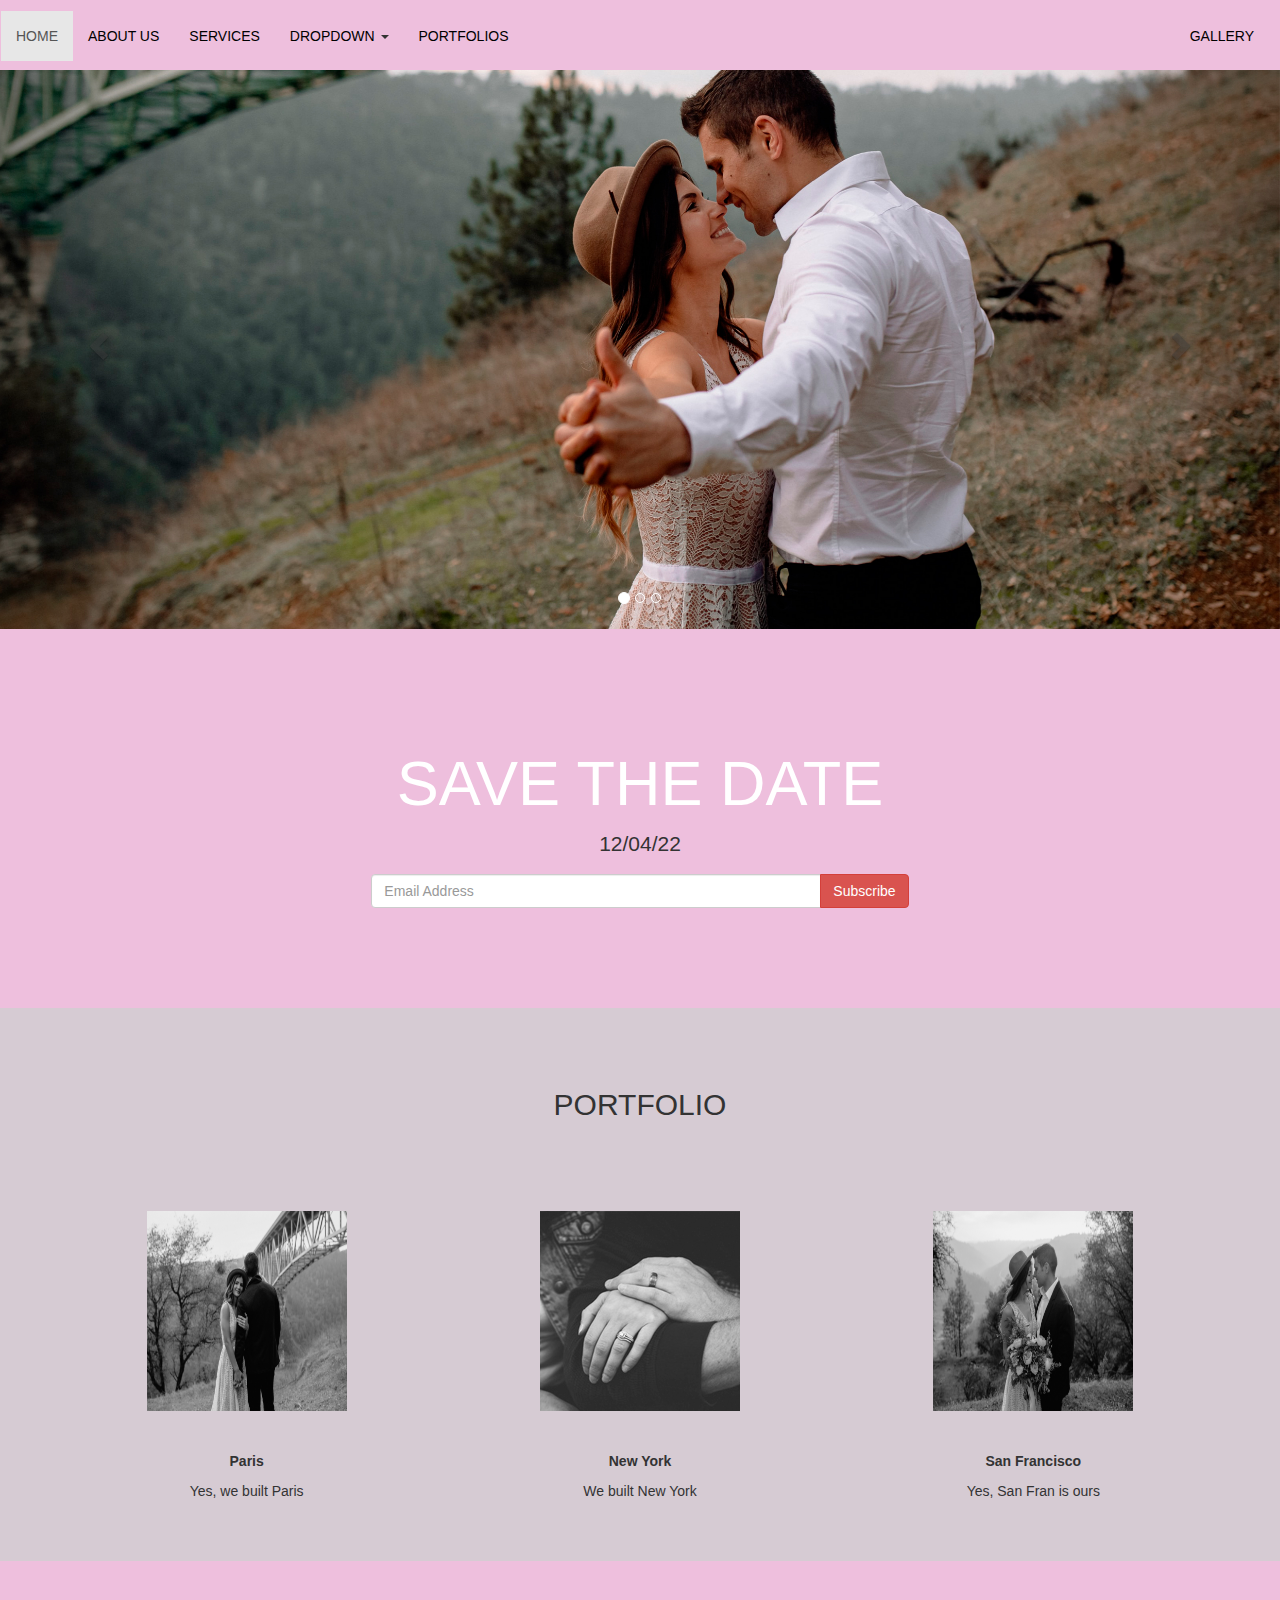
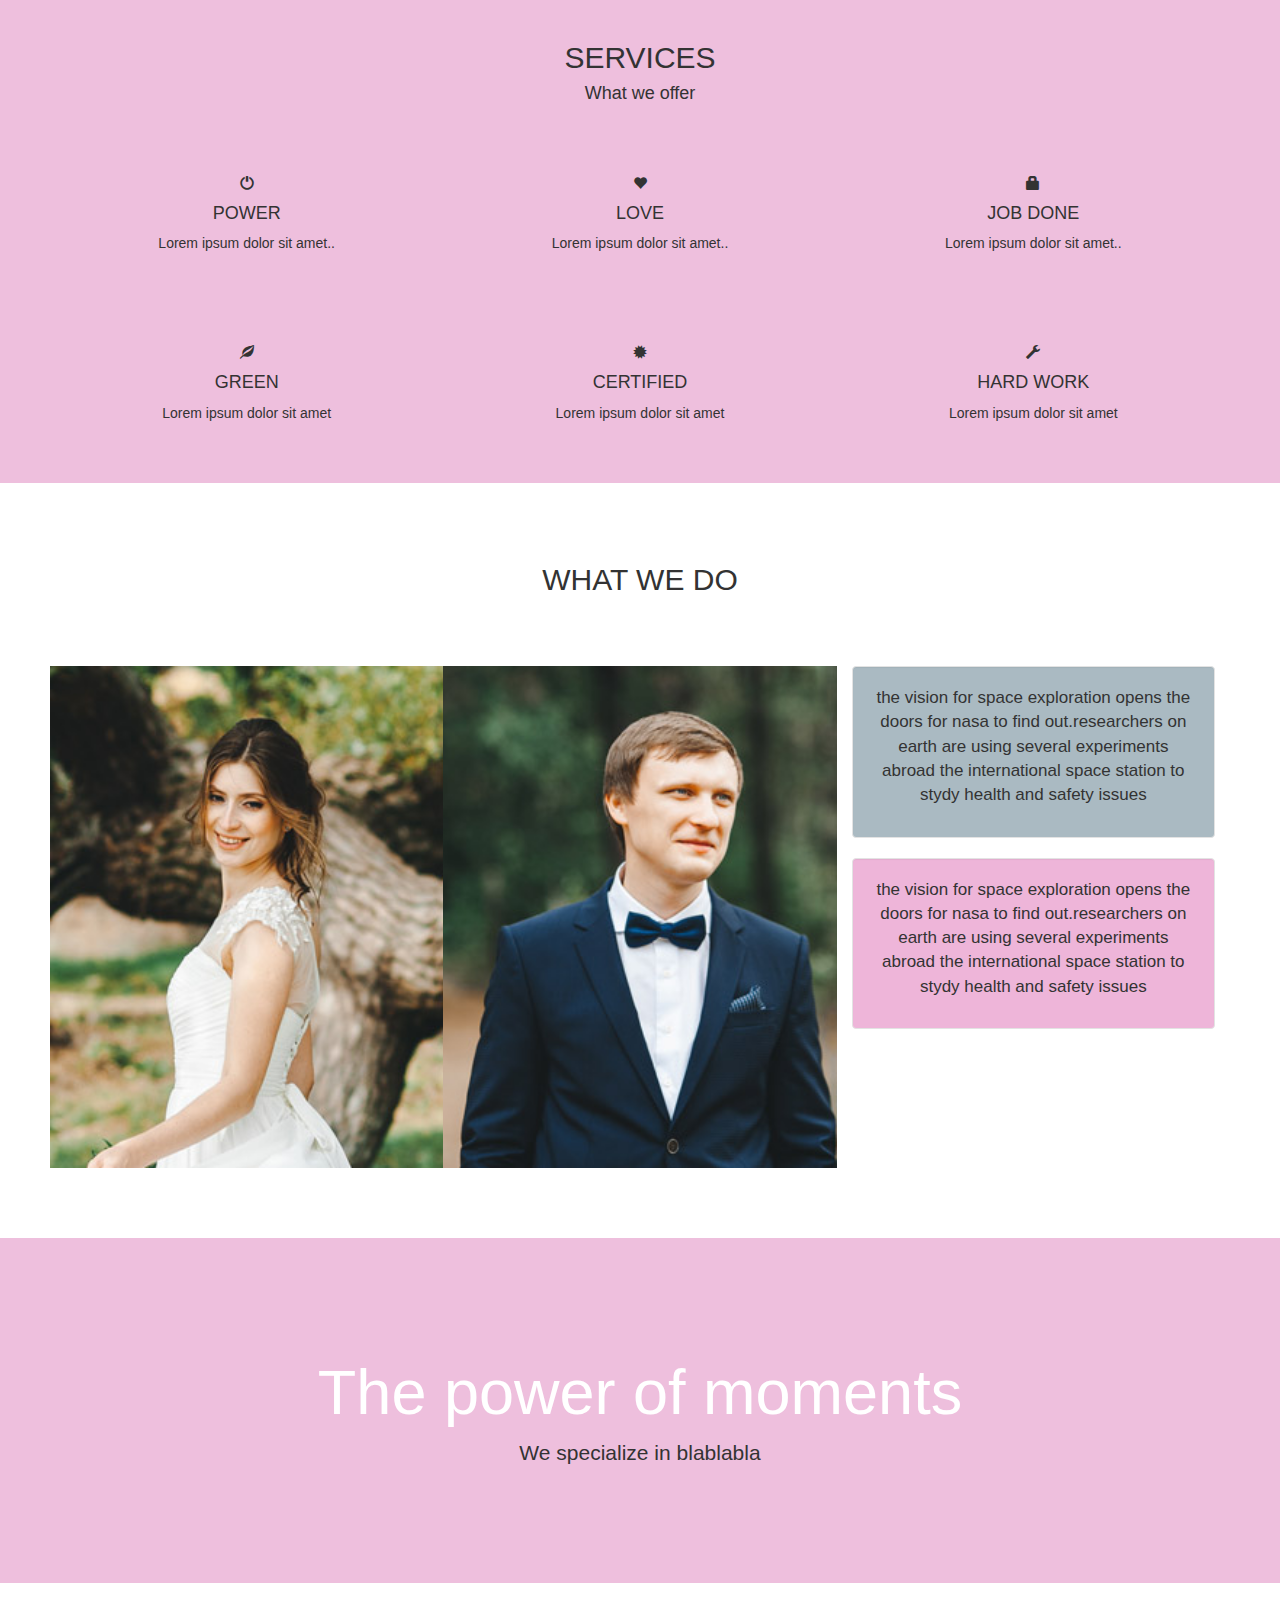
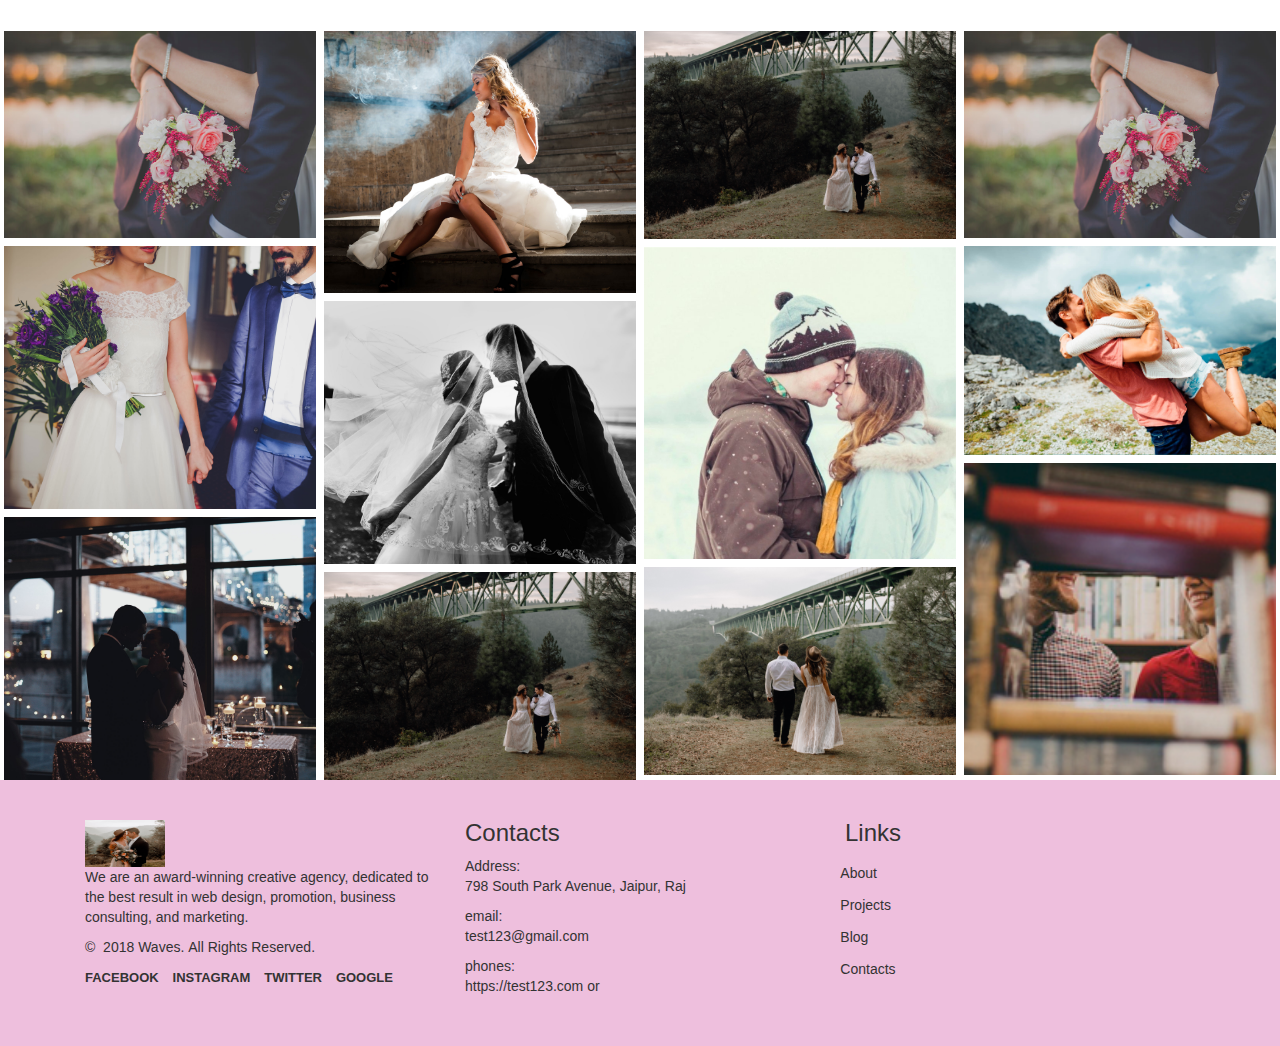
<file: index.html>
<!DOCTYPE HTML>
<html>
<head>
<title> wedding </title>
<meta name="viewport" content="width=device-width, initial-scale=1.0">
<link rel="stylesheet" href="css/style.css">

<link rel="stylesheet" href="https://maxcdn.bootstrapcdn.com/bootstrap/3.3.7/css/bootstrap.min.css">
<link rel="stylesheet" href="css/style.css">
<script src="https://ajax.googleapis.com/ajax/libs/jquery/1.12.4/jquery.min.js"></script>
<script src="https://maxcdn.bootstrapcdn.com/bootstrap/3.3.7/js/bootstrap.min.js"></script>	

</head>
<body>


<nav class="navbar navbar-default navbar-fixed-top">
  <div class="container-fluidnav">
   
    <div class="collapse navbar-collapse" >
      <ul class="nav navbar-nav menu">
	  <li class=" active " > <a href="index.html"> HOME </a> </li>
        <li> <a href="about.html"> ABOUT US </a> </li>
        <li><a href="services.html"> SERVICES </a></li>
        <li class="dropdown">
          <a href="dropdown.html" class="dropdown-toggle" data-toggle="dropdown" role="button" aria-haspopup="true" aria-expanded="false"> DROPDOWN <span class="caret"></span></a>
		  
          <ul class="dropdown-menu">
		  
            <li><a href="page 1.html">page 1</a></li>
            <li><a href="page 2.html">page 2</a></li>
            <li><a href="page 3.html">page 3</a></li>
           
          </ul>
        </li>
		
		<li><a href="portfolio.html"> PORTFOLIOS </a></li>
		
      </ul>
	  
        <ul class="nav navbar-nav navbar-right">
        <li><a href="gallery.html"> GALLERY </a></li>
        </ul>
	  
    </div>
  </div>
</nav>


<div id="myCarousel" class="carousel slide" data-ride="carousel">
  <!-- Indicators -->
  <ol class="carousel-indicators">
    <li data-target="#myCarousel" data-slide-to="0" class="active"></li>
    <li data-target="#myCarousel" data-slide-to="1"></li>
    <li data-target="#myCarousel" data-slide-to="2"></li>
  </ol>

  <!-- Wrapper for slides -->
  <div class="carousel-inner">
    <div class="item active">
      <img src="images/img-32.jpg" alt="Los Angeles">
    </div>

    <div class="item">
      <img src="images/img-69.jpg" alt="Chicago">
    </div>

    <div class="item">
      <img src="images/img-71.jpg" alt="New York">
    </div>
  </div>

  <!-- Left and right controls -->
  <a class="left carousel-control" href="#myCarousel" data-slide="prev">
    <span class="glyphicon glyphicon-chevron-left"></span>
    <span class="sr-only">Previous</span>
  </a>
  <a class="right carousel-control" href="#myCarousel" data-slide="next">
    <span class="glyphicon glyphicon-chevron-right"></span>
    <span class="sr-only">Next</span>
  </a>
</div>


<div class="jumbotron text-center">
  <h1> SAVE THE DATE</h1>
  <p> 12/04/22</p>
  <form class="form-inline">
    <div class="input-group">
      <input type="email" class="form-control" size="50" placeholder="Email Address" required>
      <div class="input-group-btn">
        <button type="button" class="btn btn-danger">Subscribe</button>
      </div>
    </div>
  </form>
</div>


<div class="container-fluid text-center bg-grey">
  <h2>PORTFOLIO</h2>
 
  <div class="row text-center">
    <div class="col-sm-4 ">
      <div class="thumbnail tra">
        <img src="images/img-39.jpg" alt="Paris">
		</div>
		
        <p><strong>Paris</strong></p>
        <p>Yes, we built Paris</p>
      
    </div>
    <div class="col-sm-4">
      <div class="thumbnail tra">
        <img src="images/img-38.jpg" alt="New York">
             </div>
			  <p><strong>New York</strong></p>
        <p>We built New York</p>
    </div>
    <div class="col-sm-4">
      <div class="thumbnail tra">
        <img src="images/img-40.jpg" alt="San Francisco">
            </div>
			  <p><strong>San Francisco</strong></p>
        <p>Yes, San Fran is ours</p>
    </div>
</div>
</div>



<div class="container-fluid text-center service">
  <h2>SERVICES</h2>
  <h4>What we offer</h4>
  <br>
  <div class="row">
    <div class="col-sm-4 power">
	<div class="hover-box pow">
      <span class="glyphicon glyphicon-off power "></span>
      <h4>POWER</h4>
      <p>Lorem ipsum dolor sit amet..</p>
    </div>
	 </div>
	 
    <div class="col-sm-4">
	<div class="hover-box lov">
      <span class="glyphicon glyphicon-heart"></span>
      <h4>LOVE</h4>
      <p>Lorem ipsum dolor sit amet..</p>
    </div>
	</div>
	
    <div class="col-sm-4">
	<div class="hover-box jobe">
      <span class="glyphicon glyphicon-lock"></span>
      <h4>JOB DONE</h4>
      <p>Lorem ipsum dolor sit amet..</p>
    </div>
	</div>
    </div>
    <br><br>
	
  <div class="row">
    <div class="col-sm-4">
	<div class="hover-box green">
      <span class="glyphicon glyphicon-leaf"></span>
      <h4>GREEN</h4>
      <p>Lorem ipsum dolor sit amet</p>
    </div>
	</div>
	
	
    <div class="col-sm-4">
	<div class="hover-box cert">
      <span class="glyphicon glyphicon-certificate"></span>
      <h4>CERTIFIED</h4>
      <p>Lorem ipsum dolor sit amet</p>
    </div>
	</div>
	
    <div class="col-sm-4">
	<div class="hover-box harw">
      <span class="glyphicon glyphicon-wrench"></span>
      <h4>HARD WORK</h4>
      <p>Lorem ipsum dolor sit amet</p>
    </div>
	</div>
  </div>
</div>


<div class="container-fluid text-center  ">    
  <h2>WHAT WE DO</h2><br>
  
  <div class="row bg">
  
    <div class="col-sm-4 hov">
      <img src="images/img-72.jpg" class="img-responsive" style="width:100%" alt="Image">
	 <div class="overlay">
    <div class="text"> BRIDE </div>
    </div>
	</div>
  
    <div class="col-sm-4 hov"> 
      <img src="images/img-73.jpg" class="img-responsive gro" style="width:100%" alt="Image">
	  <div class="overlay ">
       <div class="text"> GROOM </div>
       </div>
	   </div>
  
    <div class="col-sm-4 do ">
      <div class="well animat ">
       <p> the vision for space exploration opens the doors for nasa to find out.researchers on earth are using several experiments abroad the international space station to stydy health and safety issues</p>
      </div>
      <div class="well space ">
       <p> the vision for space exploration opens the doors for nasa to find out.researchers on earth are using several experiments abroad the international space station to stydy health and safety issues</p>
      </div>
    </div>
  </div>
</div> <br>

<div class="jumbotron text-center para">
  <h1> The power of moments </h1>
  <p>We specialize in blablabla</p>
  <form class="form-inline">
   
    </div>
  </form>
</div>


<div class="row ">
  <div class="column hvn">
    <img src="images/img-51.jpg">
    <img src="images/img-58.jpg">
    <img src="images/img-62.jpg">
   
  </div>
  <div class="column hvn">
    <img src="images/img-59.jpg">
    <img src="images/img-60.jpg">
    <img src="images/img-41.jpg">
	
  </div>
  <div class="column hvn">
    <img src="images/img-41.jpg">
    <img src="images/img-65.jpg">
    <img src="images/img-43.jpg">
	 
  </div>
  <div class="column hvn">
    <img src="images/img-51.jpg">
    <img src="images/img-50.jpg">
    <img src="images/img-36.jpg">
  </div>
</div>



<footer class="section footer-classic context-dark bg-image" style="background: #eebfdd;">
        <div class="container">
          <div class="row row-30 foot">
            <div class="col-md-4 col-xl-5">
              <div class="pr-xl-4"><a class="brand" href="index.html"><img class="foot" src="images/img-35.jpg" alt="" width="80" height="67" srcset="images/agency/logo-retina-inverse-280x74.png 2x"></a>
                <p>We are an award-winning creative agency, dedicated to the best result in web design, promotion, business consulting, and marketing.</p>
                <!-- Rights-->
                <p class="rights"><span>©  </span><span class="copyright-year">2018</span><span> </span><span>Waves</span><span>. </span><span>All Rights Reserved.</span></p>
              </div>
			  <div class="col">
			  <a class="social-inner" href="#"><span class="icon mdi mdi-facebook"></span><span>Facebook</span></a>        
			  <a class="social-inner" href="#"><span class="icon mdi mdi-instagram"></span><span>instagram</span></a>
          <a class="social-inner" href="#"><span class="icon mdi mdi-twitter"></span><span>twitter</span></a>
		  <a class="social-inner" href="#"><span class="icon mdi mdi-youtube-play"></span><span>google</span></a>
		  </div>
		   </div>
            <div class="col-md-4">
              <h3>Contacts</h3>
              <div class="contact-list">
                <span>Address:</span>
                <p>798 South Park Avenue, Jaipur, Raj</p>
              </div>
              <div class="contact-list">
                <span>email: </span>
                <p><a href="mailto:#">test123@gmail.com</a></p>
              </div>
              <div class="contact-list">
               <span>phones: </span>
                <p><a href="tel:#">https://test123.com</a> <span>or</span> <a href="tel:#"></a>
                </p>
              </div>
            </div>
            <div class="col-md-4 col-xl-3">
              <h3>Links</h3>
              <ul class="nav-list">
                <li><a href="#">About</a></li>
                <li><a href="#">Projects</a></li>
                <li><a href="#">Blog</a></li>
                <li><a href="#">Contacts</a></li>
               
              </ul>
            </div>
          </div>
        </div>
        <div class="row no-gutters social-container">
          
        </div>
      </footer>


</body>
</html>
</file>
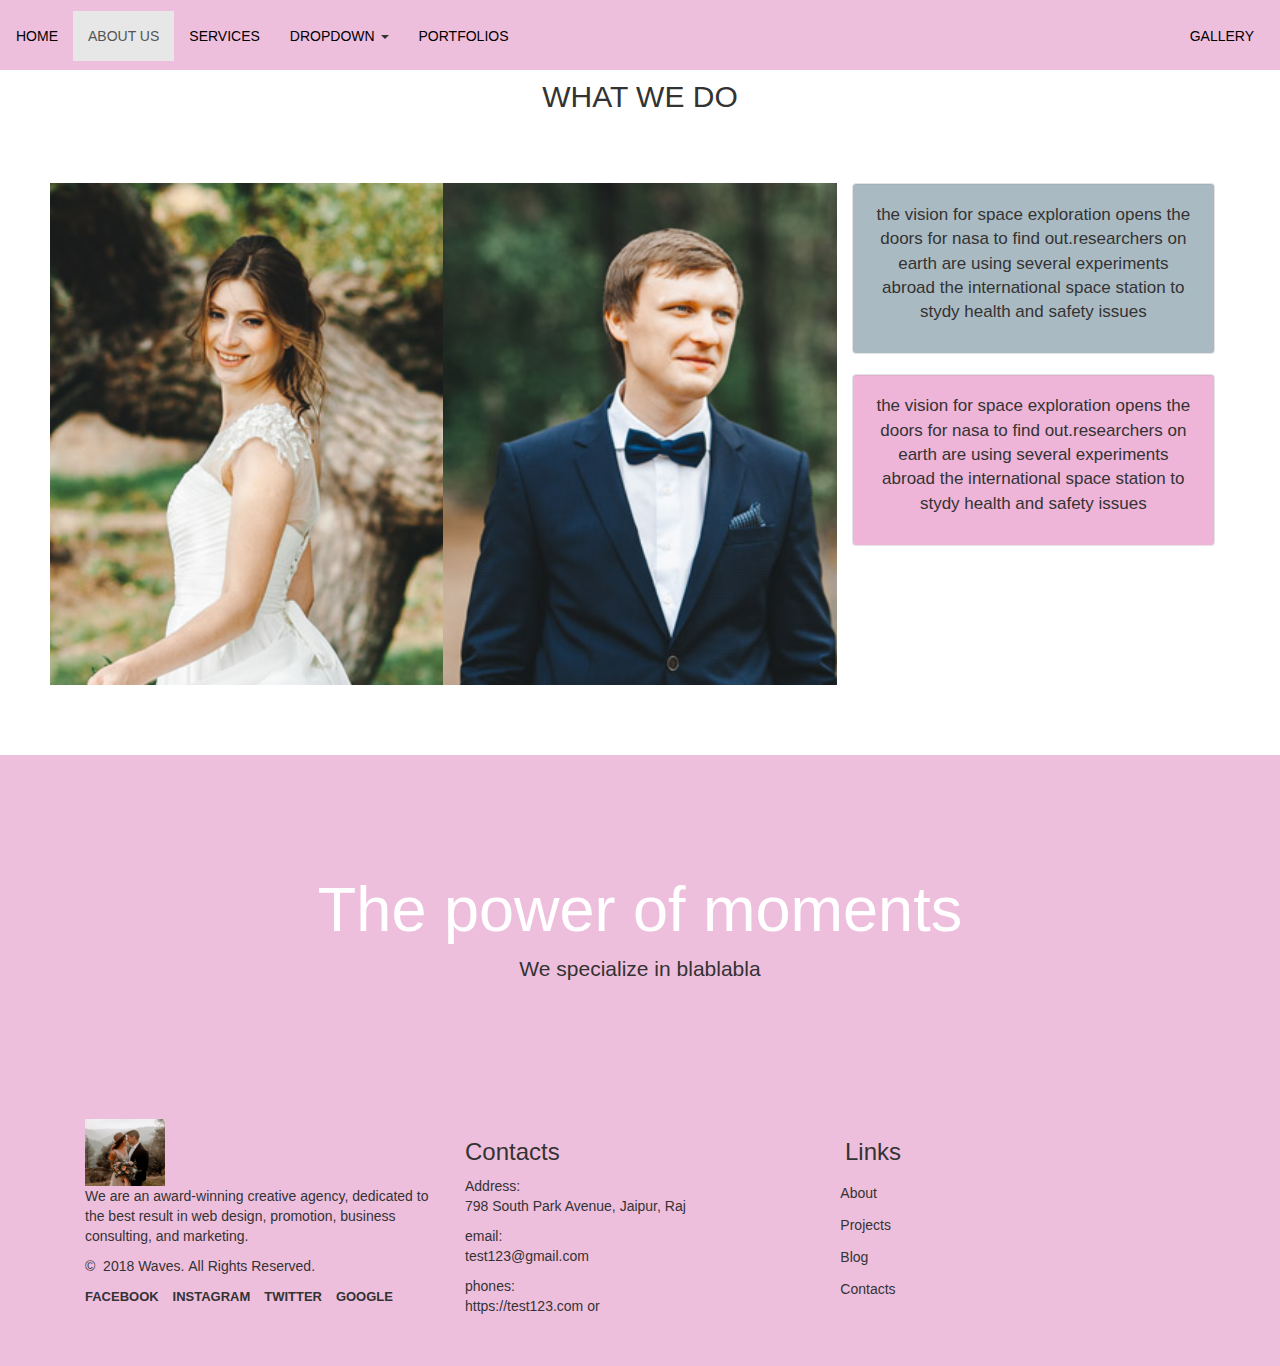
<file: about.html>
<!DOCTYPE HTML>
<html>
<head>
<title> wedding </title>
<meta name="viewport" content="width=device-width, initial-scale=1.0">
<link rel="stylesheet" href="css/style.css">

<link rel="stylesheet" href="https://maxcdn.bootstrapcdn.com/bootstrap/3.3.7/css/bootstrap.min.css">
<link rel="stylesheet" href="css/style.css">
<script src="https://ajax.googleapis.com/ajax/libs/jquery/1.12.4/jquery.min.js"></script>
<script src="https://maxcdn.bootstrapcdn.com/bootstrap/3.3.7/js/bootstrap.min.js"></script>	

</head>
<body>




<nav class="navbar navbar-default navbar-fixed-top ">
  <div class="container-fluidnav">
   
    <div class="collapse navbar-collapse" id="bs-example-navbar-collapse-1">
      <ul class="nav navbar-nav">
	   <li> <a href="index.html"> HOME </a> </li>
        <li class= "active"><a href="about.html"> ABOUT US </a></li>
        <li><a href="services.html"> SERVICES</a></li>
        <li class="dropdown">
          <a href="dropdown.html" class="dropdown-toggle" data-toggle="dropdown" role="button" aria-haspopup="true" aria-expanded="false"> DROPDOWN <span class="caret"></span></a>
		  
          <ul class="dropdown-menu">
		  
            <li><a href="page 1.html">page 1</a></li>
            <li><a href="page 2.html">page 2</a></li>
            <li><a href="page 3.html">page 3</a></li>
			
          </ul>
		  
        </li>
		<li><a href="portfolio.html"> PORTFOLIOS </a></li>
      </ul>
      
	  
        <ul class="nav navbar-nav navbar-right">
        <li><a href="gallery.html"> GALLERY </a></li>
        </ul>
	  
    </div>
  </div>
</nav>



<div class="container-fluid text-center  ">    
  <h2>WHAT WE DO</h2><br>
  
  <div class="row bg">
  
    <div class="col-sm-4 hov">
      <img src="images/img-72.jpg" class="img-responsive" style="width:100%" alt="Image">
	 <div class="overlay">
    <div class="text"> BRIDE </div>
    </div>
	</div>
  
    <div class="col-sm-4 hov"> 
      <img src="images/img-73.jpg" class="img-responsive" style="width:100%" alt="Image">
	  <div class="overlay ">
       <div class="text"> GROOM </div>
       </div>
	   </div>
  
    <div class="col-sm-4">
      <div class="well animat">
       <p> the vision for space exploration opens the doors for nasa to find out.researchers on earth are using several experiments abroad the international space station to stydy health and safety issues</p>
      </div>
      <div class="well space">
       <p> the vision for space exploration opens the doors for nasa to find out.researchers on earth are using several experiments abroad the international space station to stydy health and safety issues</p>
      </div>
    </div>
  </div>
</div> <br>

<div class="jumbotron text-center para">
  <h1> The power of moments </h1>
  <p>We specialize in blablabla</p>
  <form class="form-inline">
   
    </div>
  </form>
</div>



<footer class="section footer-classic context-dark bg-image" style="background: #eebfdd;">
        <div class="container">
          <div class="row row-30 foot">
            <div class="col-md-4 col-xl-5">
              <div class="pr-xl-4"><a class="brand" href="index.html"><img class="brand-logo-light" src="images/img-35.jpg" alt="" width="80" height="67" srcset="images/agency/logo-retina-inverse-280x74.png 2x"></a>
                <p>We are an award-winning creative agency, dedicated to the best result in web design, promotion, business consulting, and marketing.</p>
                <!-- Rights-->
                <p class="rights"><span>©  </span><span class="copyright-year">2018</span><span> </span><span>Waves</span><span>. </span><span>All Rights Reserved.</span></p>
              </div>
			  <div class="col">
			  <a class="social-inner" href="#"><span class="icon mdi mdi-facebook"></span><span>Facebook</span></a>        
			  <a class="social-inner" href="#"><span class="icon mdi mdi-instagram"></span><span>instagram</span></a>
          <a class="social-inner" href="#"><span class="icon mdi mdi-twitter"></span><span>twitter</span></a>
		  <a class="social-inner" href="#"><span class="icon mdi mdi-youtube-play"></span><span>google</span></a>
		  </div>
		   </div>
            <div class="col-md-4">
              <h3>Contacts</h3>
              <div class="contact-list">
                <span>Address:</span>
                <p>798 South Park Avenue, Jaipur, Raj</p>
              </div>
              <div class="contact-list">
                <span>email: </span>
                <p><a href="mailto:#">test123@gmail.com</a></p>
              </div>
              <div class="contact-list">
               <span>phones: </span>
                <p><a href="tel:#">https://test123.com</a> <span>or</span> <a href="tel:#"></a>
                </p>
              </div>
            </div>
            <div class="col-md-4 col-xl-3">
              <h3>Links</h3>
              <ul class="nav-list">
                <li><a href="#">About</a></li>
                <li><a href="#">Projects</a></li>
                <li><a href="#">Blog</a></li>
                <li><a href="#">Contacts</a></li>
               
              </ul>
            </div>
          </div>
        </div>
        <div class="row no-gutters social-container">
          
        </div>
      </footer>








</body>
</html>
</file>
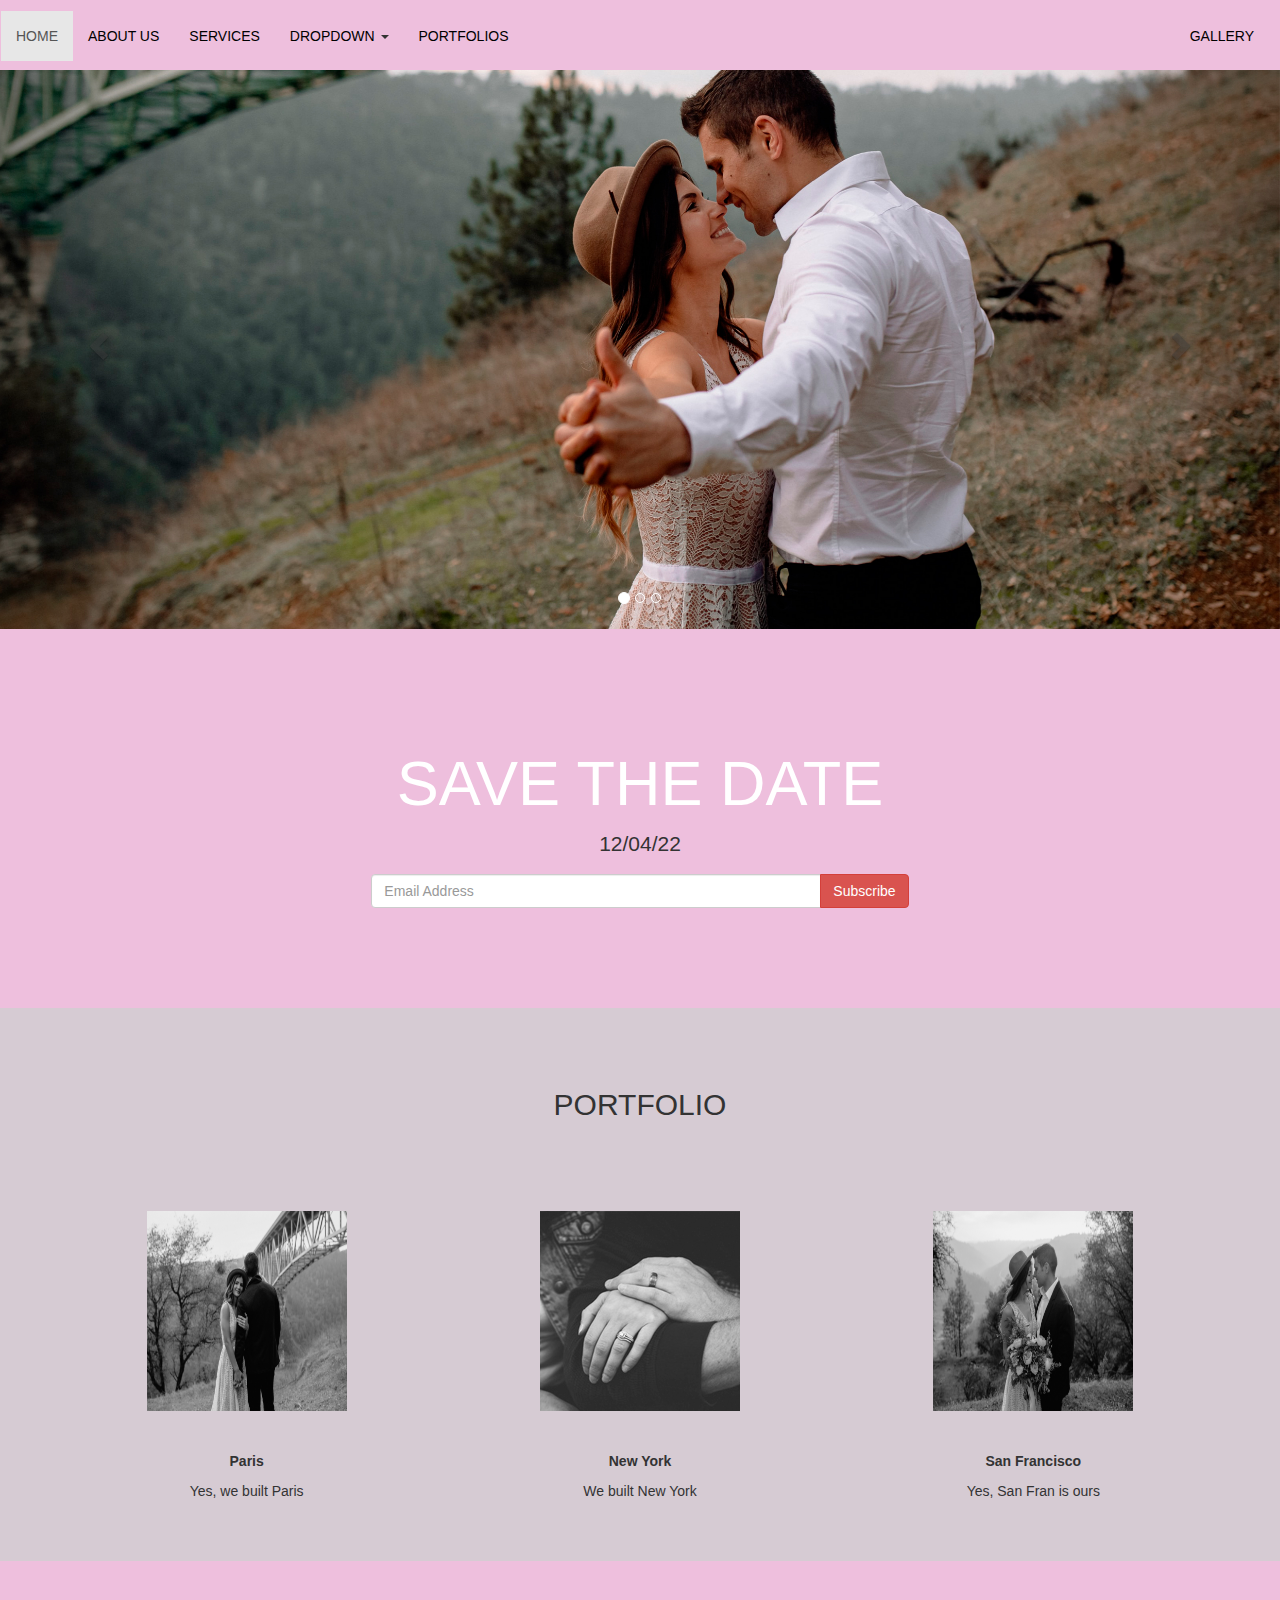
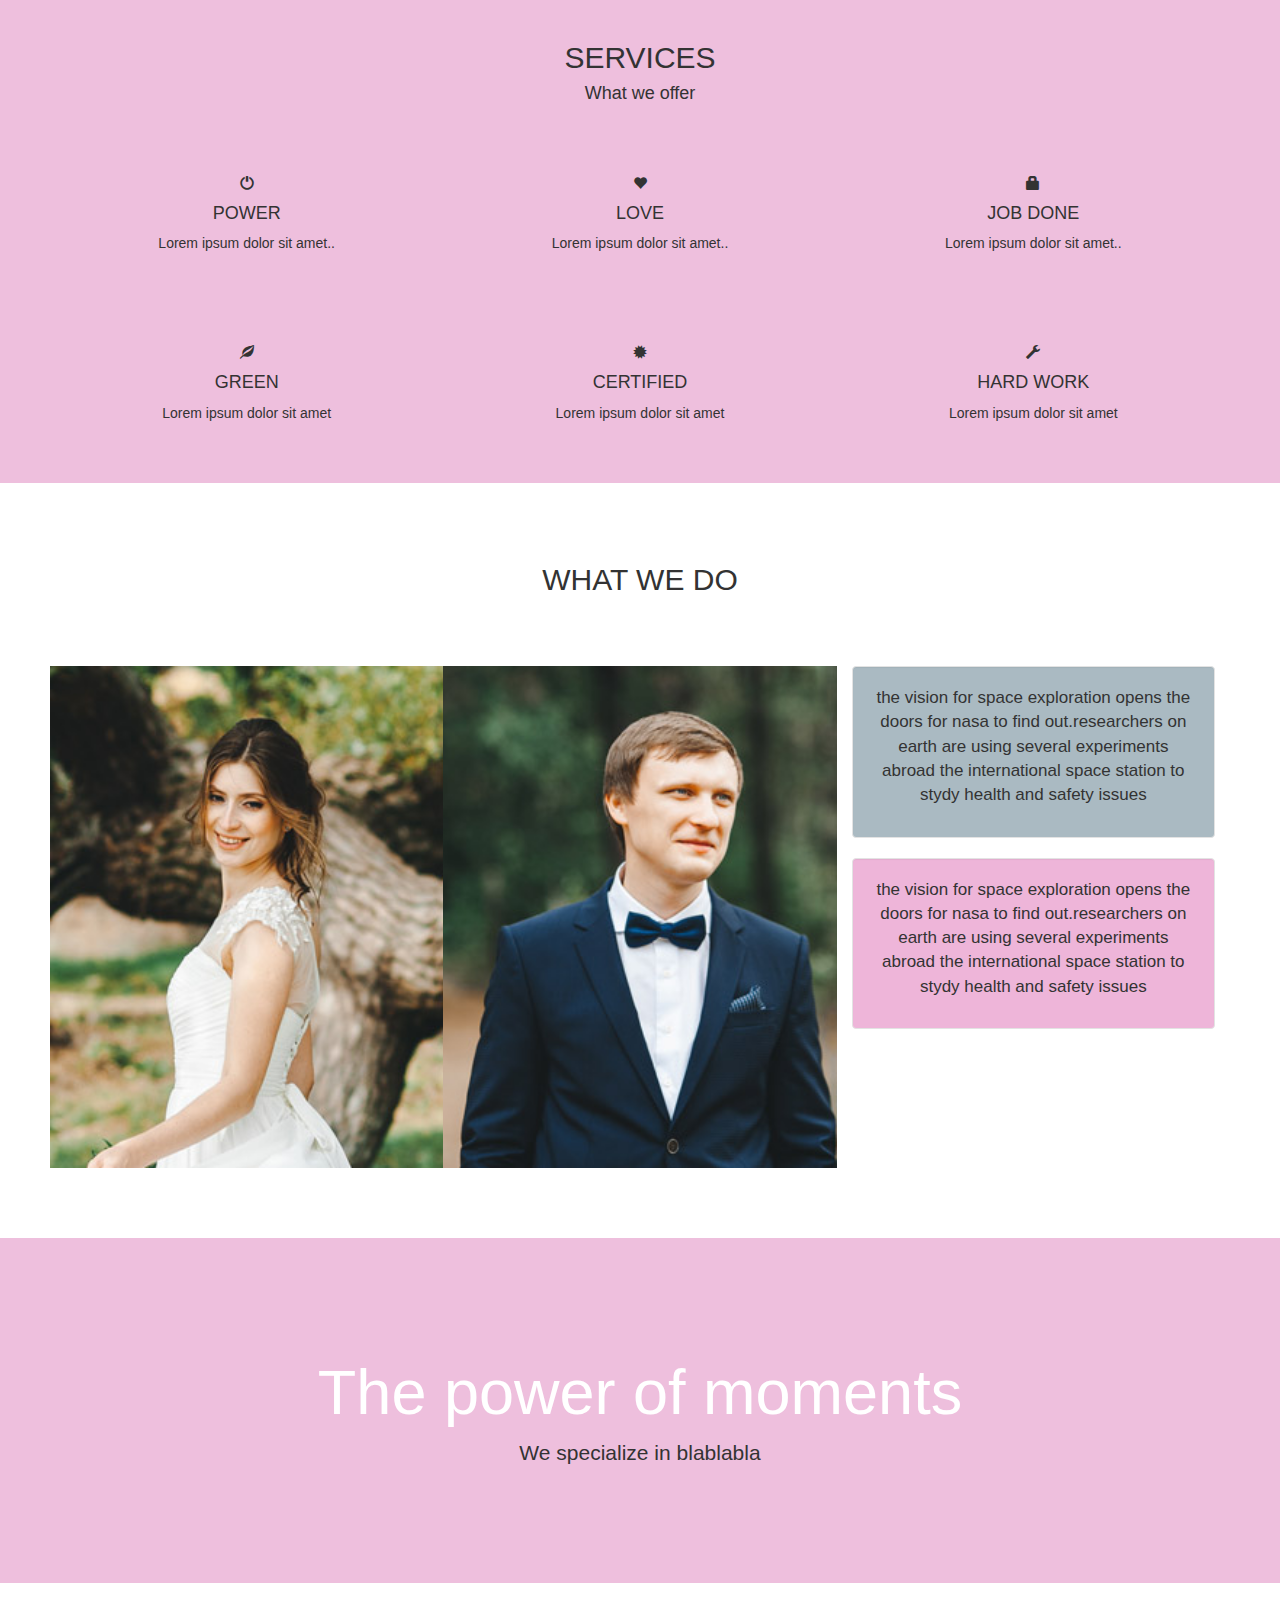
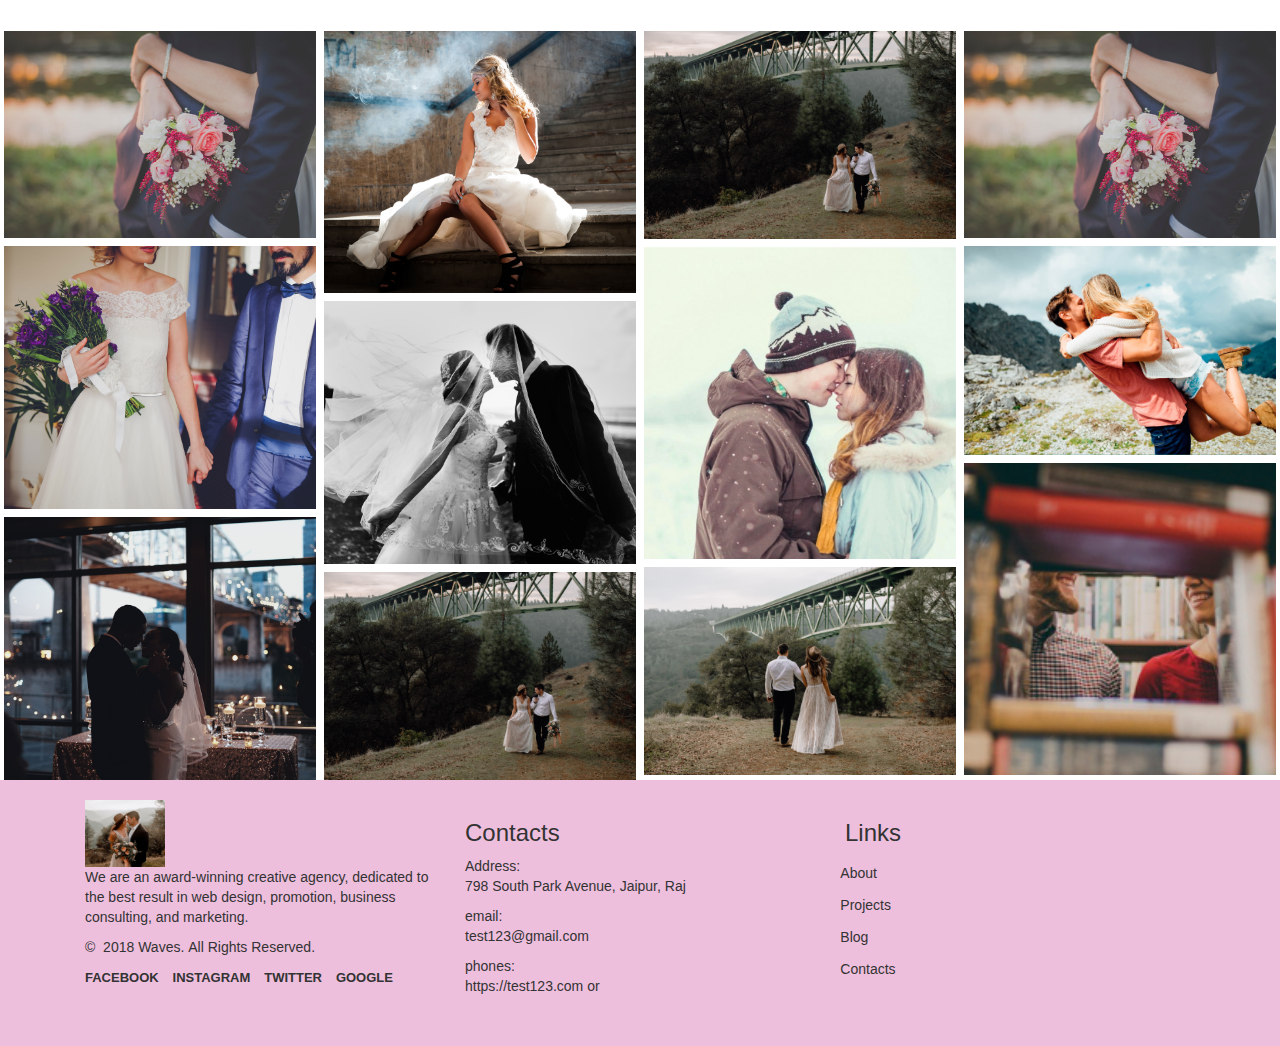
<file: dropdown.html>
<!DOCTYPE HTML>
<html>
<head>
<title> wedding </title>
<meta name="viewport" content="width=device-width, initial-scale=1.0">
<link rel="stylesheet" href="css/style.css">

<link rel="stylesheet" href="https://maxcdn.bootstrapcdn.com/bootstrap/3.3.7/css/bootstrap.min.css">
<link rel="stylesheet" href="css/style.css">
<script src="https://ajax.googleapis.com/ajax/libs/jquery/1.12.4/jquery.min.js"></script>
<script src="https://maxcdn.bootstrapcdn.com/bootstrap/3.3.7/js/bootstrap.min.js"></script>	

</head>
<body>




<nav class="navbar navbar-default navbar-fixed-top">
  <div class="container-fluidnav">
   
    <div class="collapse navbar-collapse" >
      <ul class="nav navbar-nav menu">
	  <li class=" active " > <a href="index.html"> HOME </a> </li>
	  
        <li> <a href="about.html"> ABOUT US </a> </li>
        <li><a href="services.html"> SERVICES </a></li>
        <li class="dropdown">
          <a href="dropdown.html" class="dropdown-toggle" data-toggle="dropdown" role="button" aria-haspopup="true" aria-expanded="false"> DROPDOWN <span class="caret"></span></a>
		  
          <ul class="dropdown-menu">
		  
            <li><a href="page 1.html">page 1</a></li>
            <li><a href="page 2.html">page 2</a></li>
            <li><a href="page 3.html">page 3</a></li>
           
          </ul>
        </li>
		
		<li><a href="portfolio.html"> PORTFOLIOS </a></li>
		
      </ul>
	  
	 
	  
        <ul class="nav navbar-nav navbar-right">
        <li><a href="gallery.html"> GALLERY </a></li>
        </ul>
	  
    </div>
  </div>
</nav>

<div id="myCarousel" class="carousel slide" data-ride="carousel">
  <!-- Indicators -->
  <ol class="carousel-indicators">
    <li data-target="#myCarousel" data-slide-to="0" class="active"></li>
    <li data-target="#myCarousel" data-slide-to="1"></li>
    <li data-target="#myCarousel" data-slide-to="2"></li>
  </ol>

  <!-- Wrapper for slides -->
  <div class="carousel-inner">
    <div class="item active">
      <img src="images/img-32.jpg" alt="Los Angeles">
    </div>

    <div class="item">
      <img src="images/img-69.jpg" alt="Chicago">
    </div>

    <div class="item">
      <img src="images/img-71.jpg" alt="New York">
    </div>
  </div>

  <!-- Left and right controls -->
  <a class="left carousel-control" href="#myCarousel" data-slide="prev">
    <span class="glyphicon glyphicon-chevron-left"></span>
    <span class="sr-only">Previous</span>
  </a>
  <a class="right carousel-control" href="#myCarousel" data-slide="next">
    <span class="glyphicon glyphicon-chevron-right"></span>
    <span class="sr-only">Next</span>
  </a>
</div>

<div class="jumbotron text-center">
  <h1> SAVE THE DATE</h1>
  <p> 12/04/22</p>
  <form class="form-inline">
    <div class="input-group">
      <input type="email" class="form-control" size="50" placeholder="Email Address" required>
      <div class="input-group-btn">
        <button type="button" class="btn btn-danger">Subscribe</button>
      </div>
    </div>
  </form>
</div>

<div class="container-fluid text-center bg-grey">
  <h2>PORTFOLIO</h2>
 
  <div class="row text-center">
    <div class="col-sm-4 ">
      <div class="thumbnail tra">
        <img src="images/img-39.jpg" alt="Paris">
		</div>
		
        <p><strong>Paris</strong></p>
        <p>Yes, we built Paris</p>
      
    </div>
    <div class="col-sm-4">
      <div class="thumbnail tra">
        <img src="images/img-38.jpg" alt="New York">
             </div>
			  <p><strong>New York</strong></p>
        <p>We built New York</p>
    </div>
    <div class="col-sm-4">
      <div class="thumbnail tra">
        <img src="images/img-40.jpg" alt="San Francisco">
            </div>
			  <p><strong>San Francisco</strong></p>
        <p>Yes, San Fran is ours</p>
    </div>
</div>
</div>


<div class="container-fluid text-center service">
  <h2>SERVICES</h2>
  <h4>What we offer</h4>
  <br>
  <div class="row">
    <div class="col-sm-4 power">
	<div class="hover-box pow">
      <span class="glyphicon glyphicon-off power "></span>
      <h4>POWER</h4>
      <p>Lorem ipsum dolor sit amet..</p>
    </div>
	 </div>
	 
    <div class="col-sm-4">
	<div class="hover-box lov">
      <span class="glyphicon glyphicon-heart"></span>
      <h4>LOVE</h4>
      <p>Lorem ipsum dolor sit amet..</p>
    </div>
	</div>
	
    <div class="col-sm-4">
	<div class="hover-box jobe">
      <span class="glyphicon glyphicon-lock"></span>
      <h4>JOB DONE</h4>
      <p>Lorem ipsum dolor sit amet..</p>
    </div>
	</div>
    </div>
    <br><br>
	
  <div class="row">
    <div class="col-sm-4">
	<div class="hover-box green">
      <span class="glyphicon glyphicon-leaf"></span>
      <h4>GREEN</h4>
      <p>Lorem ipsum dolor sit amet</p>
    </div>
	</div>
	
	
    <div class="col-sm-4">
	<div class="hover-box cert">
      <span class="glyphicon glyphicon-certificate"></span>
      <h4>CERTIFIED</h4>
      <p>Lorem ipsum dolor sit amet</p>
    </div>
	</div>
	
    <div class="col-sm-4">
	<div class="hover-box harw">
      <span class="glyphicon glyphicon-wrench"></span>
      <h4>HARD WORK</h4>
      <p>Lorem ipsum dolor sit amet</p>
    </div>
	</div>
  </div>
</div>


<div class="container-fluid text-center  ">    
  <h2>WHAT WE DO</h2><br>
  
  <div class="row bg">
  
    <div class="col-sm-4 hov">
      <img src="images/img-72.jpg" class="img-responsive" style="width:100%" alt="Image">
	 <div class="overlay">
    <div class="text"> BRIDE </div>
    </div>
	</div>
  
    <div class="col-sm-4 hov"> 
      <img src="images/img-73.jpg" class="img-responsive gro" style="width:100%" alt="Image">
	  <div class="overlay ">
       <div class="text"> GROOM </div>
       </div>
	   </div>
  
    <div class="col-sm-4 do ">
      <div class="well animat ">
       <p> the vision for space exploration opens the doors for nasa to find out.researchers on earth are using several experiments abroad the international space station to stydy health and safety issues</p>
      </div>
      <div class="well space ">
       <p> the vision for space exploration opens the doors for nasa to find out.researchers on earth are using several experiments abroad the international space station to stydy health and safety issues</p>
      </div>
    </div>
  </div>
</div> <br>

<div class="jumbotron text-center para">
  <h1> The power of moments </h1>
  <p>We specialize in blablabla</p>
  <form class="form-inline">
   
    </div>
  </form>
</div>


<div class="row ">
  <div class="column hvn">
    <img src="images/img-51.jpg">
    <img src="images/img-58.jpg">
    <img src="images/img-62.jpg">
   
  </div>
  <div class="column hvn">
    <img src="images/img-59.jpg">
    <img src="images/img-60.jpg">
    <img src="images/img-41.jpg">
	
  </div>
  <div class="column hvn">
    <img src="images/img-41.jpg">
    <img src="images/img-65.jpg">
    <img src="images/img-43.jpg">
	 
  </div>
  <div class="column hvn">
    <img src="images/img-51.jpg">
    <img src="images/img-50.jpg">
    <img src="images/img-36.jpg">
  </div>
</div>



<footer class="section footer-classic context-dark bg-image" style="background: #eebfdd;">
        <div class="container">
          <div class="row row-30 foot">
            <div class="col-md-4 col-xl-5">
              <div class="pr-xl-4"><a class="brand" href="index.html"><img class="brand-logo-light" src="images/img-35.jpg" alt="" width="80" height="67" srcset="images/agency/logo-retina-inverse-280x74.png 2x"></a>
                <p>We are an award-winning creative agency, dedicated to the best result in web design, promotion, business consulting, and marketing.</p>
                <!-- Rights-->
                <p class="rights"><span>©  </span><span class="copyright-year">2018</span><span> </span><span>Waves</span><span>. </span><span>All Rights Reserved.</span></p>
              </div>
			  <div class="col">
			  <a class="social-inner" href="#"><span class="icon mdi mdi-facebook"></span><span>Facebook</span></a>        
			  <a class="social-inner" href="#"><span class="icon mdi mdi-instagram"></span><span>instagram</span></a>
          <a class="social-inner" href="#"><span class="icon mdi mdi-twitter"></span><span>twitter</span></a>
		  <a class="social-inner" href="#"><span class="icon mdi mdi-youtube-play"></span><span>google</span></a>
		  </div>
		   </div>
            <div class="col-md-4">
              <h3>Contacts</h3>
              <div class="contact-list">
                <span>Address:</span>
                <p>798 South Park Avenue, Jaipur, Raj</p>
              </div>
              <div class="contact-list">
                <span>email: </span>
                <p><a href="mailto:#">test123@gmail.com</a></p>
              </div>
              <div class="contact-list">
               <span>phones: </span>
                <p><a href="tel:#">https://test123.com</a> <span>or</span> <a href="tel:#"></a>
                </p>
              </div>
            </div>
            <div class="col-md-4 col-xl-3">
              <h3>Links</h3>
              <ul class="nav-list">
                <li><a href="#">About</a></li>
                <li><a href="#">Projects</a></li>
                <li><a href="#">Blog</a></li>
                <li><a href="#">Contacts</a></li>
               
              </ul>
            </div>
          </div>
        </div>
        <div class="row no-gutters social-container">
          
        </div>
      </footer>








</body>
</html>
</file>
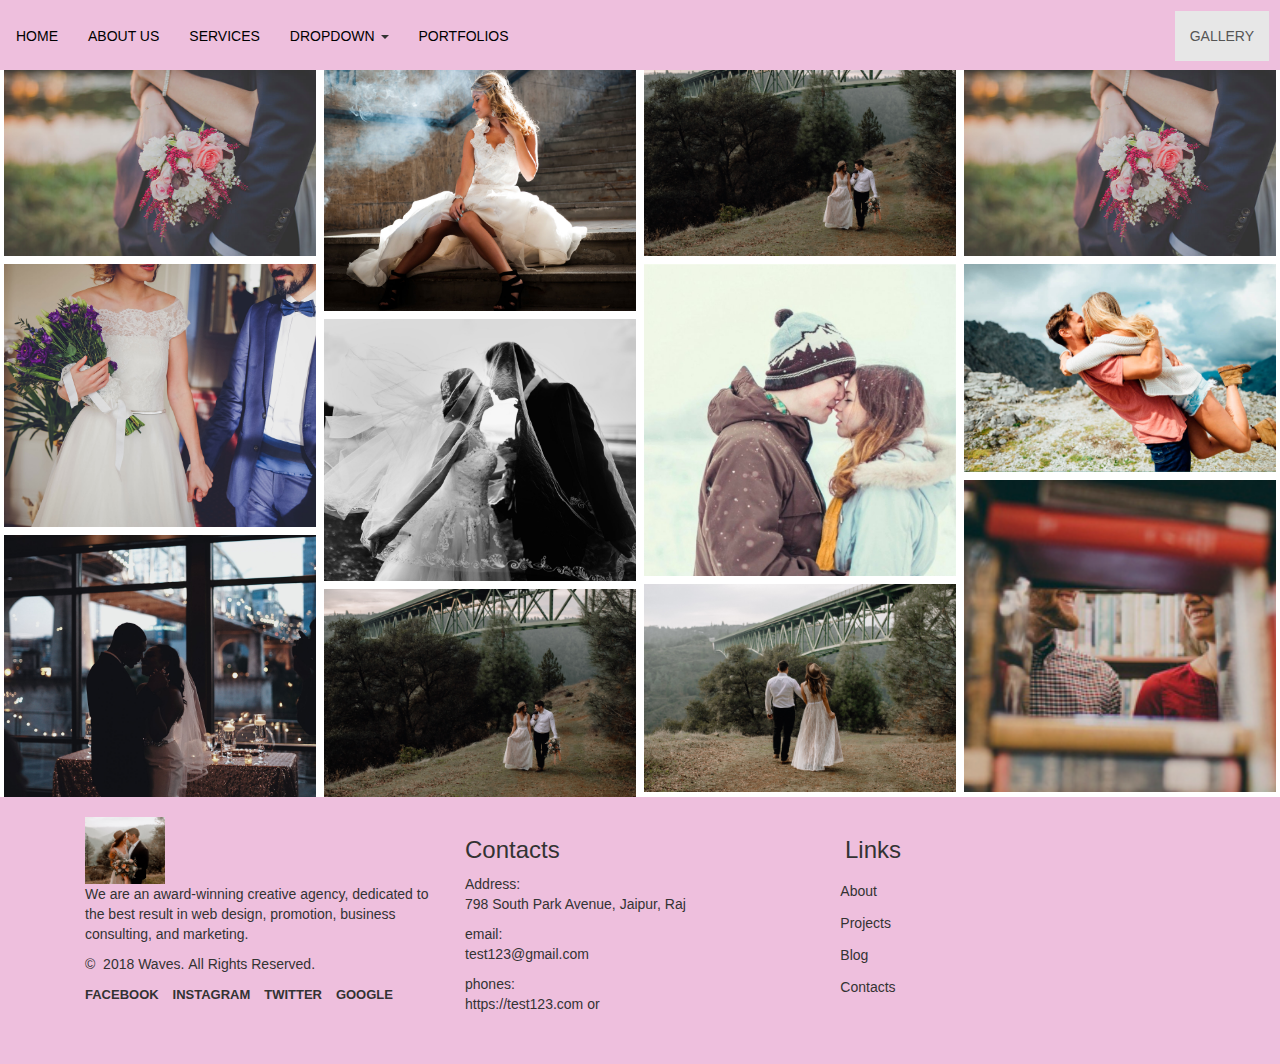
<file: gallery.html>
<!DOCTYPE HTML>
<html>
<head>
<title> wedding </title>
<meta name="viewport" content="width=device-width, initial-scale=1.0">
<link rel="stylesheet" href="css/style.css">

<link rel="stylesheet" href="https://maxcdn.bootstrapcdn.com/bootstrap/3.3.7/css/bootstrap.min.css">
<link rel="stylesheet" href="css/style.css">
<script src="https://ajax.googleapis.com/ajax/libs/jquery/1.12.4/jquery.min.js"></script>
<script src="https://maxcdn.bootstrapcdn.com/bootstrap/3.3.7/js/bootstrap.min.js"></script>	

</head>
<body>




<nav class="navbar navbar-default navbar-fixed-top ">
  <div class="container-fluidnav">
   
    <div class="collapse navbar-collapse" id="bs-example-navbar-collapse-1">
      <ul class="nav navbar-nav">
	   <li> <a href="index.html"> HOME </a> </li>
        <li><a href="about.html"> ABOUT US</a></li>
        <li><a href="services.html">SERVICES</a></li>
        <li class="dropdown">
          <a href="dropdown.html" class="dropdown-toggle" data-toggle="dropdown" role="button" aria-haspopup="true" aria-expanded="false">DROPDOWN <span class="caret"></span></a>
		  
          <ul class="dropdown-menu">
		  
            <li><a href="page 1.html">page 1</a></li>
            <li><a href="page 2.html">page 2</a></li>
            <li><a href="page 3.html">page 3</a></li>
            
          </ul>
		  
        </li>
		<li><a href="portfolio.html"> PORTFOLIOS </a></li>
      </ul>
     
	  
      <ul class="nav navbar-nav navbar-right">
        <li class= "active"><a href="gallery.html"> GALLERY </a></li>
        </ul>
		
    </div><!-- /.navbar-collapse -->
    </div><!-- /.container-fluid -->
    </nav>




<div class="row ">
  <div class="column hvn">
    <img src="images/img-51.jpg">
    <img src="images/img-58.jpg">
    <img src="images/img-62.jpg">
   
  </div>
  <div class="column hvn">
    <img src="images/img-59.jpg">
    <img src="images/img-60.jpg">
    <img src="images/img-41.jpg">
	
  </div>
  <div class="column hvn">
    <img src="images/img-41.jpg">
    <img src="images/img-65.jpg">
    <img src="images/img-43.jpg">
	 
  </div>
  <div class="column hvn">
    <img src="images/img-51.jpg">
    <img src="images/img-50.jpg">
    <img src="images/img-36.jpg">
  </div>
</div>



<footer class="section footer-classic context-dark bg-image" style="background: #eebfdd;">
        <div class="container">
          <div class="row row-30 foot">
            <div class="col-md-4 col-xl-5">
              <div class="pr-xl-4"><a class="brand" href="index.html"><img class="brand-logo-light" src="images/img-35.jpg" alt="" width="80" height="67" srcset="images/agency/logo-retina-inverse-280x74.png 2x"></a>
                <p>We are an award-winning creative agency, dedicated to the best result in web design, promotion, business consulting, and marketing.</p>
                <!-- Rights-->
                <p class="rights"><span>©  </span><span class="copyright-year">2018</span><span> </span><span>Waves</span><span>. </span><span>All Rights Reserved.</span></p>
              </div>
			  <div class="col">
			  <a class="social-inner" href="#"><span class="icon mdi mdi-facebook"></span><span>Facebook</span></a>        
			  <a class="social-inner" href="#"><span class="icon mdi mdi-instagram"></span><span>instagram</span></a>
          <a class="social-inner" href="#"><span class="icon mdi mdi-twitter"></span><span>twitter</span></a>
		  <a class="social-inner" href="#"><span class="icon mdi mdi-youtube-play"></span><span>google</span></a>
		  </div>
		   </div>
            <div class="col-md-4">
              <h3>Contacts</h3>
              <div class="contact-list">
                <span>Address:</span>
                <p>798 South Park Avenue, Jaipur, Raj</p>
              </div>
              <div class="contact-list">
                <span>email: </span>
                <p><a href="mailto:#">test123@gmail.com</a></p>
              </div>
              <div class="contact-list">
               <span>phones: </span>
                <p><a href="tel:#">https://test123.com</a> <span>or</span> <a href="tel:#"></a>
                </p>
              </div>
            </div>
            <div class="col-md-4 col-xl-3">
              <h3>Links</h3>
              <ul class="nav-list">
                <li><a href="#">About</a></li>
                <li><a href="#">Projects</a></li>
                <li><a href="#">Blog</a></li>
                <li><a href="#">Contacts</a></li>
               
              </ul>
            </div>
          </div>
        </div>
        <div class="row no-gutters social-container">
          
        </div>
      </footer>








</body>
</html>
</file>
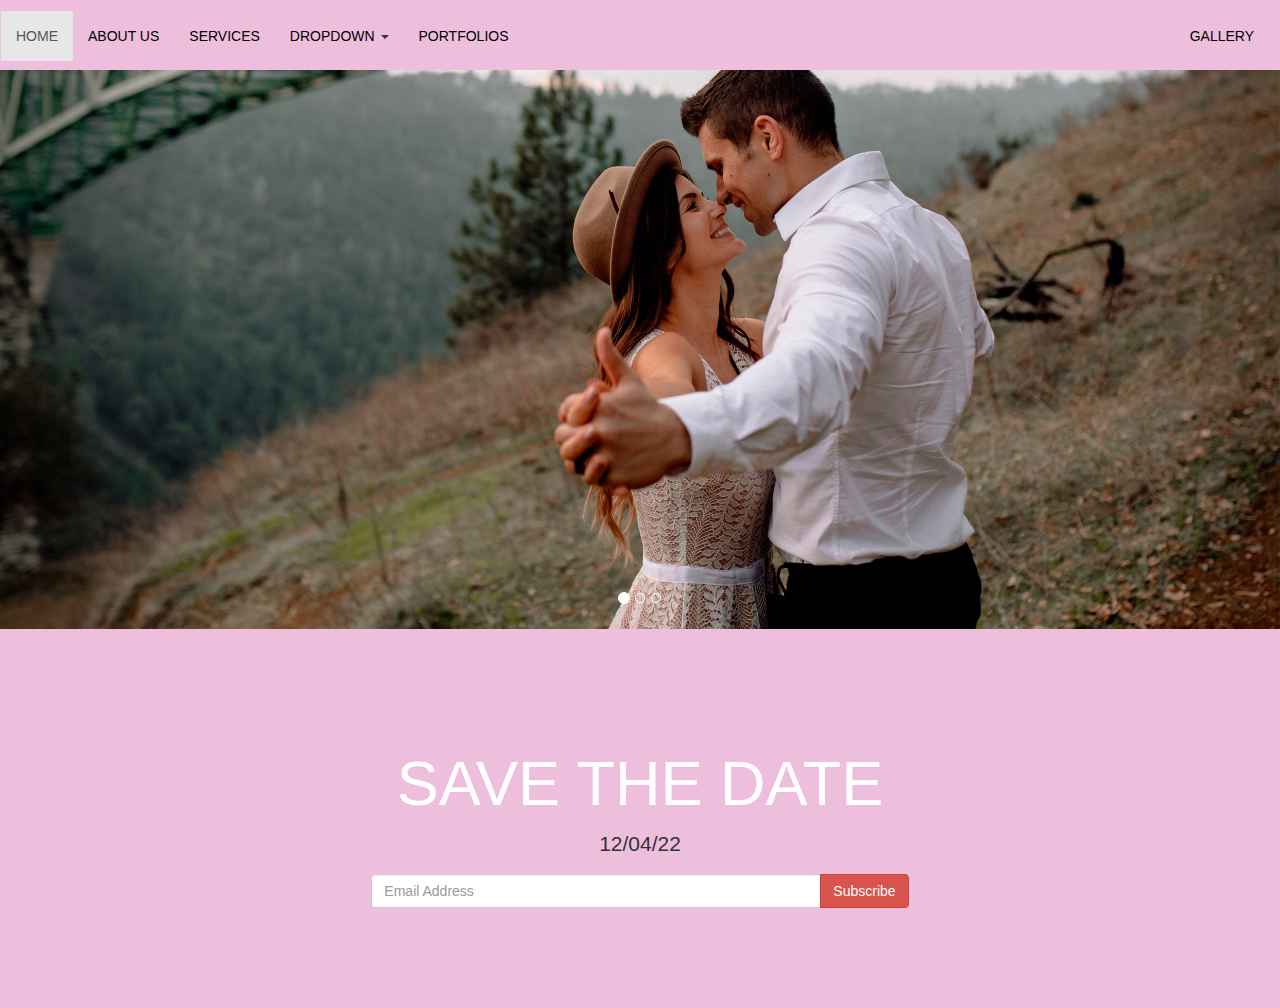
<file: page 1.html>
<!DOCTYPE HTML>
<html>
<head>
<title> wedding </title>
<meta name="viewport" content="width=device-width, initial-scale=1.0">
<link rel="stylesheet" href="css/style.css">

<link rel="stylesheet" href="https://maxcdn.bootstrapcdn.com/bootstrap/3.3.7/css/bootstrap.min.css">
<link rel="stylesheet" href="css/style.css">
<script src="https://ajax.googleapis.com/ajax/libs/jquery/1.12.4/jquery.min.js"></script>
<script src="https://maxcdn.bootstrapcdn.com/bootstrap/3.3.7/js/bootstrap.min.js"></script>	

</head>
<body>




<nav class="navbar navbar-default navbar-fixed-top">
  <div class="container-fluidnav">
   
    <div class="collapse navbar-collapse" >
      <ul class="nav navbar-nav menu">
	  <li class=" active " > <a href="index.html"> HOME </a> </li>
        <li> <a href="about.html"> ABOUT US </a> </li>
        <li><a href="services.html"> SERVICES </a></li>
        <li class="dropdown">
          <a href="dropdown.html" class="dropdown-toggle" data-toggle="dropdown" role="button" aria-haspopup="true" aria-expanded="false"> DROPDOWN <span class="caret"></span></a>
		  
          <ul class="dropdown-menu">
		  
            <li><a href="page 1.html">page 1</a></li>
            <li><a href="page 2.html">page 2</a></li>
            <li><a href="page 3.html">page 3</a></li>
           
          </ul>
        </li>
		
		<li><a href="portfolio.html"> PORTFOLIOS </a></li>
		
      </ul>
	  
	 
	  
        <ul class="nav navbar-nav navbar-right">
        <li><a href="gallery.html"> GALLERY </a></li>
        </ul>
	  
    </div>
  </div>
</nav>

<div id="myCarousel" class="carousel slide" data-ride="carousel">
  <!-- Indicators -->
  <ol class="carousel-indicators">
    <li data-target="#myCarousel" data-slide-to="0" class="active"></li>
    <li data-target="#myCarousel" data-slide-to="1"></li>
    <li data-target="#myCarousel" data-slide-to="2"></li>
  </ol>

  <!-- Wrapper for slides -->
  <div class="carousel-inner">
    <div class="item active">
      <img src="images/img-32.jpg" alt="Los Angeles">
    </div>

    <div class="item">
      <img src="images/img-69.jpg" alt="Chicago">
    </div>

    <div class="item">
      <img src="images/img-71.jpg" alt="New York">
    </div>
  </div>

  <!-- Left and right controls -->
  <a class="left carousel-control" href="#myCarousel" data-slide="prev">
    <span class="glyphicon glyphicon-chevron-left"></span>
    <span class="sr-only">Previous</span>
  </a>
  <a class="right carousel-control" href="#myCarousel" data-slide="next">
    <span class="glyphicon glyphicon-chevron-right"></span>
    <span class="sr-only">Next</span>
  </a>
</div>

<div class="jumbotron text-center">
  <h1> SAVE THE DATE</h1>
  <p> 12/04/22</p>
  <form class="form-inline">
    <div class="input-group">
      <input type="email" class="form-control" size="50" placeholder="Email Address" required>
      <div class="input-group-btn">
        <button type="button" class="btn btn-danger">Subscribe</button>
      </div>
    </div>
  </form>
</div>










</body>
</html>
</file>
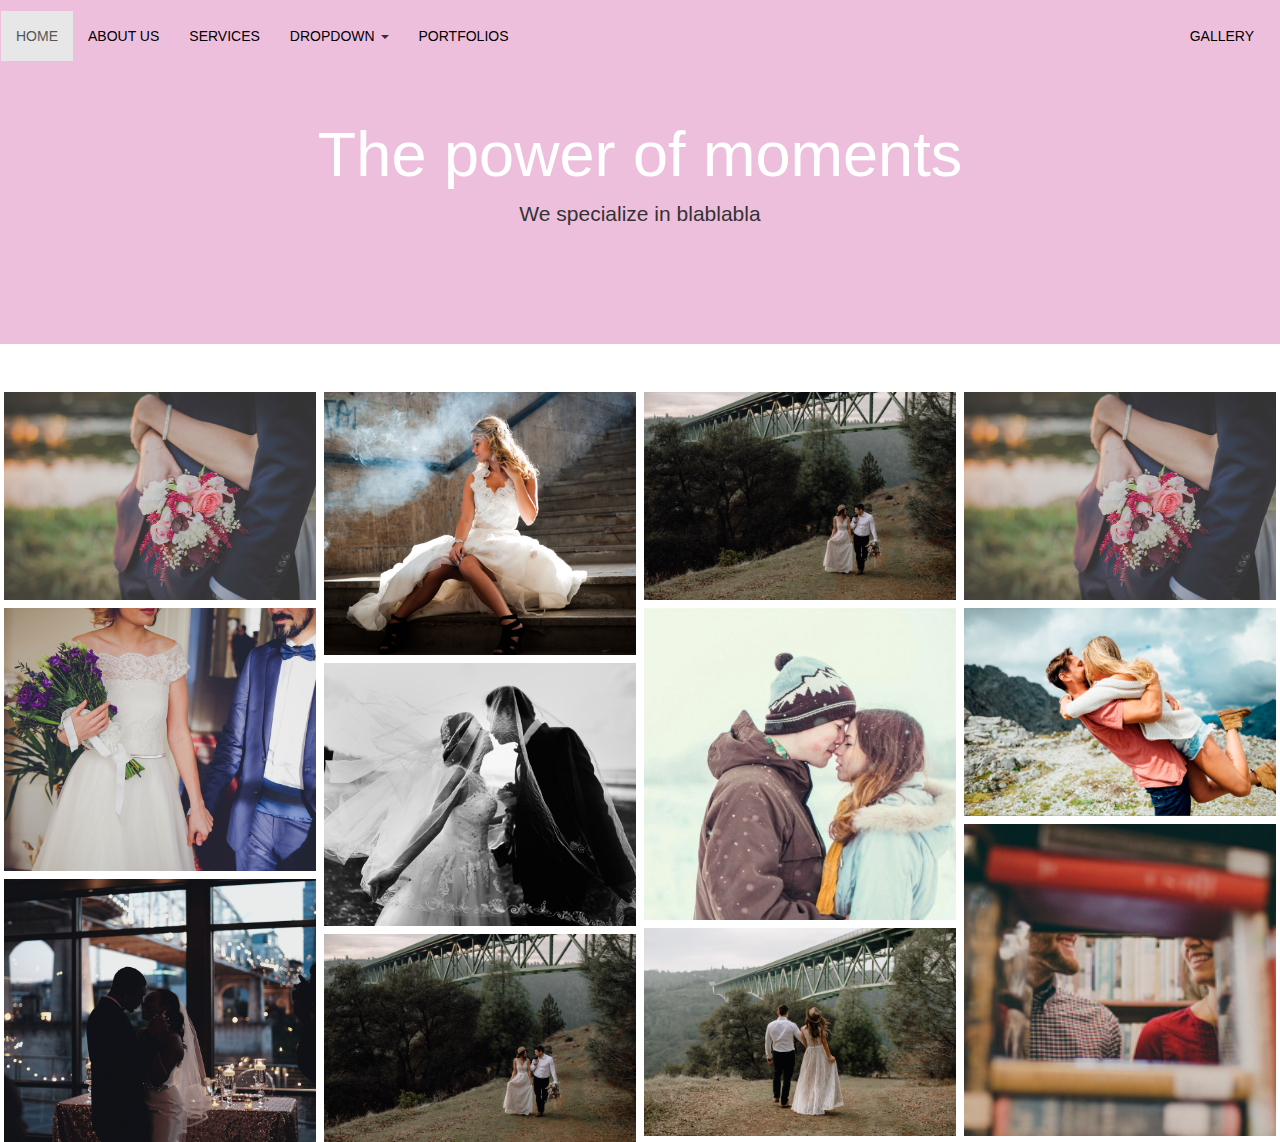
<file: page 2.html>
<!DOCTYPE HTML>
<html>
<head>
<title> wedding </title>
<meta name="viewport" content="width=device-width, initial-scale=1.0">
<link rel="stylesheet" href="css/style.css">

<link rel="stylesheet" href="https://maxcdn.bootstrapcdn.com/bootstrap/3.3.7/css/bootstrap.min.css">
<link rel="stylesheet" href="css/style.css">
<script src="https://ajax.googleapis.com/ajax/libs/jquery/1.12.4/jquery.min.js"></script>
<script src="https://maxcdn.bootstrapcdn.com/bootstrap/3.3.7/js/bootstrap.min.js"></script>	

</head>
<body>




<nav class="navbar navbar-default navbar-fixed-top">
  <div class="container-fluidnav">
   
    <div class="collapse navbar-collapse" >
      <ul class="nav navbar-nav menu">
	  <li class=" active " > <a href="index.html"> HOME </a> </li>
        <li> <a href="about.html"> ABOUT US </a> </li>
        <li><a href="services.html"> SERVICES </a></li>
        <li class="dropdown">
          <a href="dropdown.html" class="dropdown-toggle" data-toggle="dropdown" role="button" aria-haspopup="true" aria-expanded="false"> DROPDOWN <span class="caret"></span></a>
		  
          <ul class="dropdown-menu">
		  
            <li><a href="page 1.html">page 1</a></li>
            <li><a href="page 2.html">page 2</a></li>
            <li><a href="page 3.html">page 3</a></li>
           
          </ul>
        </li>
		
		<li><a href="portfolio.html"> PORTFOLIOS </a></li>
		
      </ul>
	  
	 
	  
        <ul class="nav navbar-nav navbar-right">
        <li><a href="gallery.html"> GALLERY </a></li>
        </ul>
	  
    </div>
  </div>
</nav>



<div class="jumbotron text-center para">
  <h1> The power of moments </h1>
  <p>We specialize in blablabla</p>
  <form class="form-inline">
   
    </div>
  </form>
</div>


<div class="row ">
  <div class="column hvn">
    <img src="images/img-51.jpg">
    <img src="images/img-58.jpg">
    <img src="images/img-62.jpg">
   
  </div>
  <div class="column hvn">
    <img src="images/img-59.jpg">
    <img src="images/img-60.jpg">
    <img src="images/img-41.jpg">
	
  </div>
  <div class="column hvn">
    <img src="images/img-41.jpg">
    <img src="images/img-65.jpg">
    <img src="images/img-43.jpg">
	 
  </div>
  <div class="column hvn">
    <img src="images/img-51.jpg">
    <img src="images/img-50.jpg">
    <img src="images/img-36.jpg">
  </div>
</div>







</body>
</html>
</file>
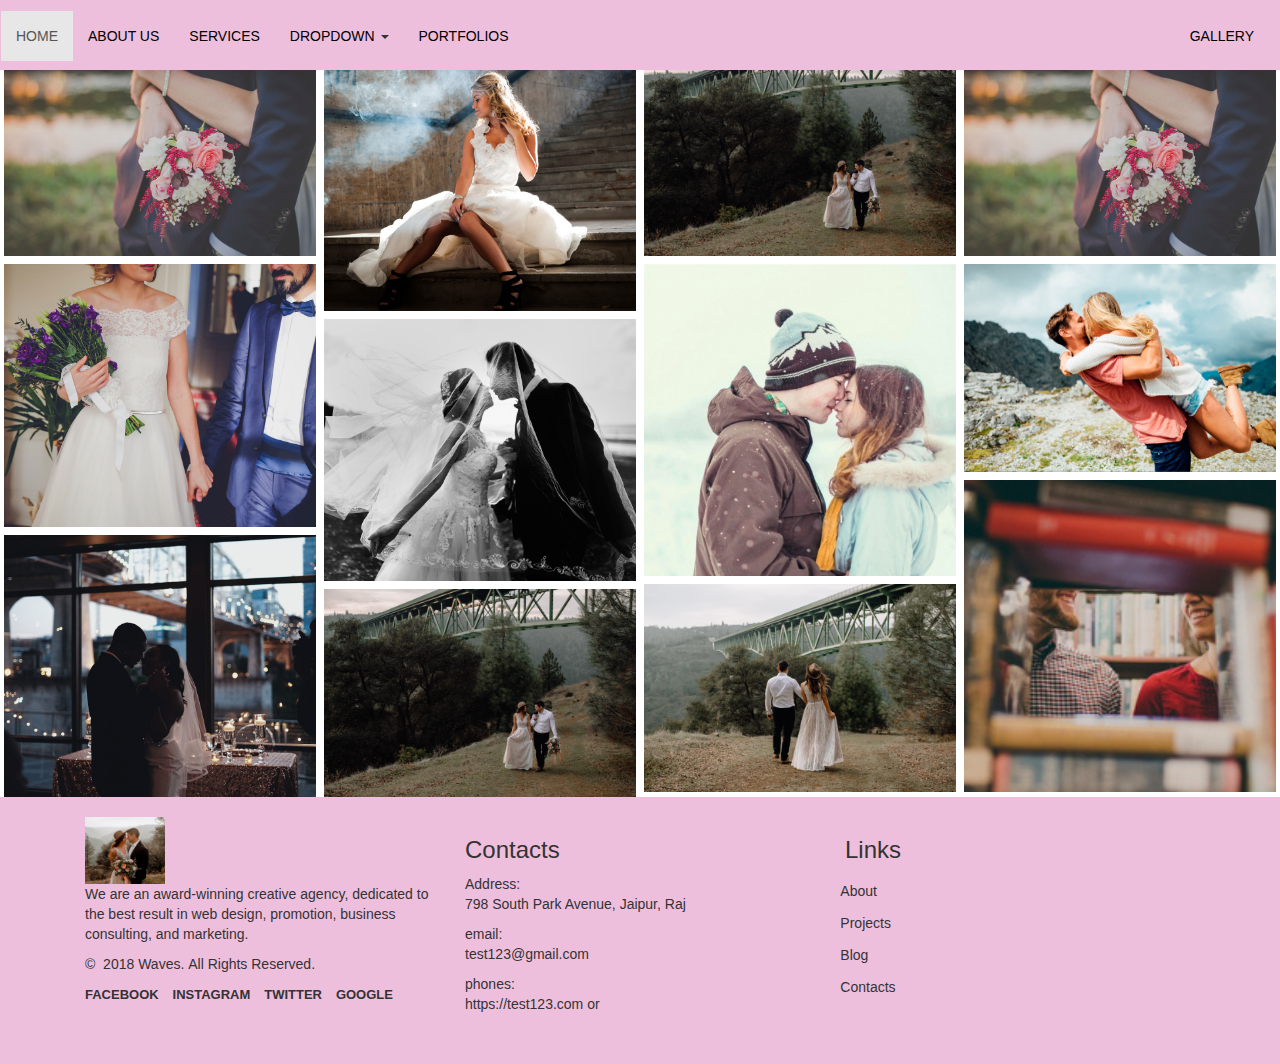
<file: page 3.html>
<!DOCTYPE HTML>
<html>
<head>
<title> wedding </title>
<meta name="viewport" content="width=device-width, initial-scale=1.0">
<link rel="stylesheet" href="css/style.css">

<link rel="stylesheet" href="https://maxcdn.bootstrapcdn.com/bootstrap/3.3.7/css/bootstrap.min.css">
<link rel="stylesheet" href="css/style.css">
<script src="https://ajax.googleapis.com/ajax/libs/jquery/1.12.4/jquery.min.js"></script>
<script src="https://maxcdn.bootstrapcdn.com/bootstrap/3.3.7/js/bootstrap.min.js"></script>	

</head>
<body>




<nav class="navbar navbar-default navbar-fixed-top">
  <div class="container-fluidnav">
   
    <div class="collapse navbar-collapse" >
      <ul class="nav navbar-nav menu">
	  <li class=" active " > <a href="index.html"> HOME </a> </li>
        <li> <a href="about.html"> ABOUT US </a> </li>
        <li><a href="services.html"> SERVICES </a></li>
        <li class="dropdown">
          <a href="dropdown.html" class="dropdown-toggle" data-toggle="dropdown" role="button" aria-haspopup="true" aria-expanded="false"> DROPDOWN <span class="caret"></span></a>
		  
          <ul class="dropdown-menu">
		  
            <li><a href="page 1.html">page 1</a></li>
            <li><a href="page 2.html">page 2</a></li>
            <li><a href="page 3.html">page 3</a></li>
           
          </ul>
        </li>
		
		<li><a href="portfolio.html"> PORTFOLIOS </a></li>
		
      </ul>
	  
	 
	  
        <ul class="nav navbar-nav navbar-right">
        <li><a href="gallery.html"> GALLERY </a></li>
        </ul>
	  
    </div>
  </div>
</nav>




<div class="row ">
  <div class="column hvn">
    <img src="images/img-51.jpg">
    <img src="images/img-58.jpg">
    <img src="images/img-62.jpg">
   
  </div>
  <div class="column hvn">
    <img src="images/img-59.jpg">
    <img src="images/img-60.jpg">
    <img src="images/img-41.jpg">
	
  </div>
  <div class="column hvn">
    <img src="images/img-41.jpg">
    <img src="images/img-65.jpg">
    <img src="images/img-43.jpg">
	 
  </div>
  <div class="column hvn">
    <img src="images/img-51.jpg">
    <img src="images/img-50.jpg">
    <img src="images/img-36.jpg">
  </div>
</div>



<footer class="section footer-classic context-dark bg-image" style="background: #eebfdd;">
        <div class="container">
          <div class="row row-30 foot">
            <div class="col-md-4 col-xl-5">
              <div class="pr-xl-4"><a class="brand" href="index.html"><img class="brand-logo-light" src="images/img-35.jpg" alt="" width="80" height="67" srcset="images/agency/logo-retina-inverse-280x74.png 2x"></a>
                <p>We are an award-winning creative agency, dedicated to the best result in web design, promotion, business consulting, and marketing.</p>
                <!-- Rights-->
                <p class="rights"><span>©  </span><span class="copyright-year">2018</span><span> </span><span>Waves</span><span>. </span><span>All Rights Reserved.</span></p>
              </div>
			  <div class="col">
			  <a class="social-inner" href="#"><span class="icon mdi mdi-facebook"></span><span>Facebook</span></a>        
			  <a class="social-inner" href="#"><span class="icon mdi mdi-instagram"></span><span>instagram</span></a>
          <a class="social-inner" href="#"><span class="icon mdi mdi-twitter"></span><span>twitter</span></a>
		  <a class="social-inner" href="#"><span class="icon mdi mdi-youtube-play"></span><span>google</span></a>
		  </div>
		   </div>
            <div class="col-md-4">
              <h3>Contacts</h3>
              <div class="contact-list">
                <span>Address:</span>
                <p>798 South Park Avenue, Jaipur, Raj</p>
              </div>
              <div class="contact-list">
                <span>email: </span>
                <p><a href="mailto:#">test123@gmail.com</a></p>
              </div>
              <div class="contact-list">
               <span>phones: </span>
                <p><a href="tel:#">https://test123.com</a> <span>or</span> <a href="tel:#"></a>
                </p>
              </div>
            </div>
            <div class="col-md-4 col-xl-3">
              <h3>Links</h3>
              <ul class="nav-list">
                <li><a href="#">About</a></li>
                <li><a href="#">Projects</a></li>
                <li><a href="#">Blog</a></li>
                <li><a href="#">Contacts</a></li>
               
              </ul>
            </div>
          </div>
        </div>
        <div class="row no-gutters social-container">
          
        </div>
      </footer>








</body>
</html>
</file>
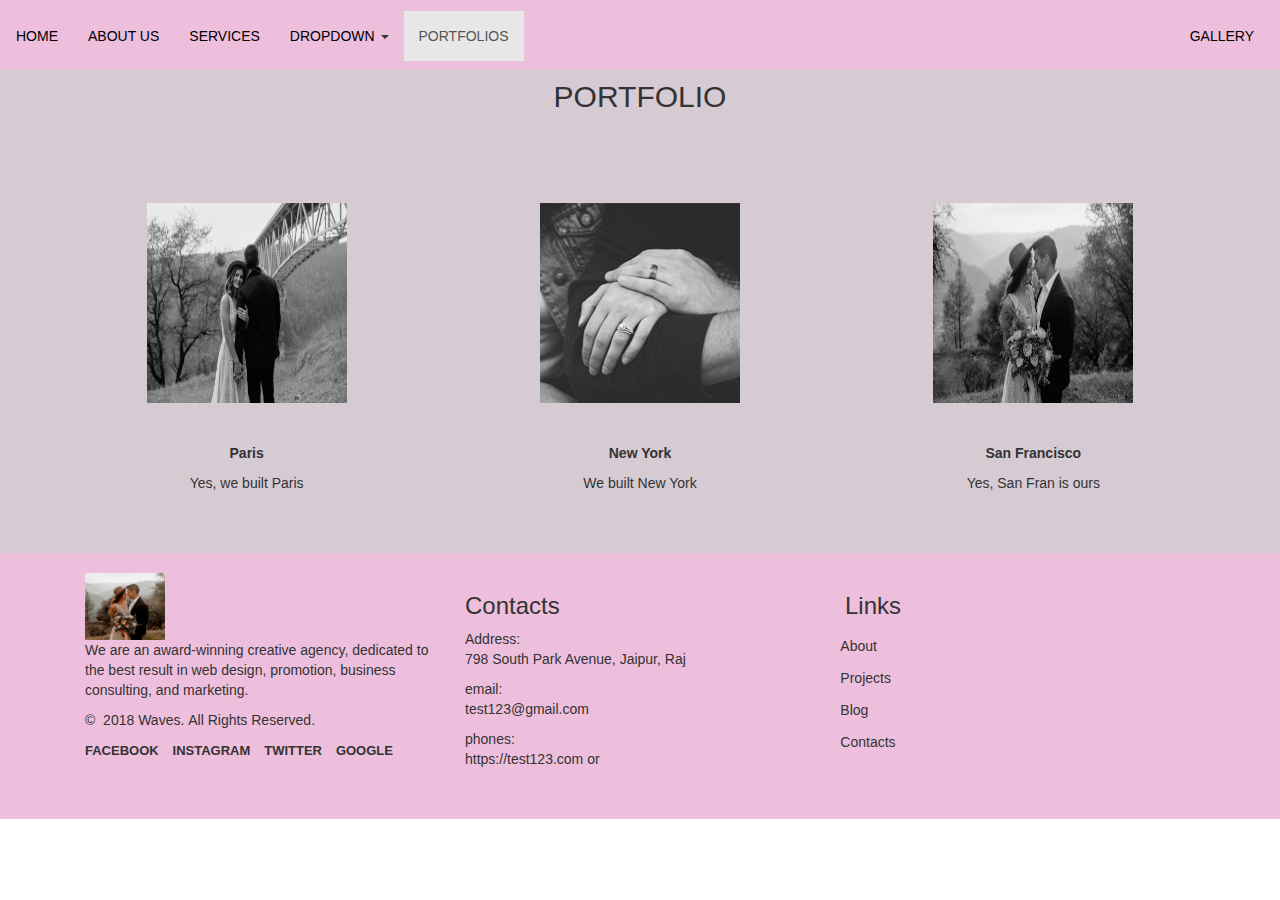
<file: portfolio.html>
<!DOCTYPE HTML>
<html>
<head>
<title> wedding </title>
<meta name="viewport" content="width=device-width, initial-scale=1.0">
<link rel="stylesheet" href="css/style.css">

<link rel="stylesheet" href="https://maxcdn.bootstrapcdn.com/bootstrap/3.3.7/css/bootstrap.min.css">
<link rel="stylesheet" href="css/style.css">
<script src="https://ajax.googleapis.com/ajax/libs/jquery/1.12.4/jquery.min.js"></script>
<script src="https://maxcdn.bootstrapcdn.com/bootstrap/3.3.7/js/bootstrap.min.js"></script>	

</head>
<body>




<nav class="navbar navbar-default navbar-fixed-top">
  <div class="container-fluidnav">
   
    <div class="collapse navbar-collapse" >
      <ul class="nav navbar-nav">
	  <li> <a href="index.html"> HOME </a> </li>
        <li><a href="about.html"> ABOUT US</a></li>
        <li><a href="services.html"> SERVICES </a></li>
        <li class="dropdown">
          <a href="dropdown.html" class="dropdown-toggle" data-toggle="dropdown" role="button" aria-haspopup="true" aria-expanded="false"> DROPDOWN <span class="caret"></span></a>
		  
          <ul class="dropdown-menu">
		  
            <li><a href="page 1.html">page 1</a></li>
            <li><a href="page 2.html">page 2</a></li>
            <li><a href="page 3.html">page 3</a></li>
           
          </ul>
        </li>
		
		<li class="active"><a href="portfolio.html"> PORTFOLIOS </a></li>
		
      </ul>
	  
	  
        <ul class="nav navbar-nav navbar-right">
        <li><a href="gallery.html"> GALLERY </a></li>
        </ul>
	  
    </div>
  </div>
</nav>



<div class="container-fluid text-center bg-grey">
  <h2>PORTFOLIO</h2>
 
  <div class="row text-center">
    <div class="col-sm-4 ">
      <div class="thumbnail tra">
        <img src="images/img-39.jpg" alt="Paris">
		</div>
		
        <p><strong>Paris</strong></p>
        <p>Yes, we built Paris</p>
      
    </div>
    <div class="col-sm-4">
      <div class="thumbnail tra">
        <img src="images/img-38.jpg" alt="New York">
             </div>
			  <p><strong>New York</strong></p>
        <p>We built New York</p>
    </div>
    <div class="col-sm-4">
      <div class="thumbnail tra">
        <img src="images/img-40.jpg" alt="San Francisco">
            </div>
			  <p><strong>San Francisco</strong></p>
        <p>Yes, San Fran is ours</p>
    </div>
</div>
</div>






<footer class="section footer-classic context-dark bg-image" style="background: #eebfdd;">
        <div class="container">
          <div class="row row-30 foot">
            <div class="col-md-4 col-xl-5">
              <div class="pr-xl-4"><a class="brand" href="index.html"><img class="brand-logo-light" src="images/img-35.jpg" alt="" width="80" height="67" srcset="images/agency/logo-retina-inverse-280x74.png 2x"></a>
                <p>We are an award-winning creative agency, dedicated to the best result in web design, promotion, business consulting, and marketing.</p>
                <!-- Rights-->
                <p class="rights"><span>©  </span><span class="copyright-year">2018</span><span> </span><span>Waves</span><span>. </span><span>All Rights Reserved.</span></p>
              </div>
			  <div class="col">
			  <a class="social-inner" href="#"><span class="icon mdi mdi-facebook"></span><span>Facebook</span></a>        
			  <a class="social-inner" href="#"><span class="icon mdi mdi-instagram"></span><span>instagram</span></a>
          <a class="social-inner" href="#"><span class="icon mdi mdi-twitter"></span><span>twitter</span></a>
		  <a class="social-inner" href="#"><span class="icon mdi mdi-youtube-play"></span><span>google</span></a>
		  </div>
		   </div>
            <div class="col-md-4">
              <h3>Contacts</h3>
              <div class="contact-list">
                <span>Address:</span>
                <p>798 South Park Avenue, Jaipur, Raj</p>
              </div>
              <div class="contact-list">
                <span>email: </span>
                <p><a href="mailto:#">test123@gmail.com</a></p>
              </div>
              <div class="contact-list">
               <span>phones: </span>
                <p><a href="tel:#">https://test123.com</a> <span>or</span> <a href="tel:#"></a>
                </p>
              </div>
            </div>
            <div class="col-md-4 col-xl-3">
              <h3>Links</h3>
              <ul class="nav-list">
                <li><a href="#">About</a></li>
                <li><a href="#">Projects</a></li>
                <li><a href="#">Blog</a></li>
                <li><a href="#">Contacts</a></li>
                
              </ul>
            </div>
          </div>
        </div>
        <div class="row no-gutters social-container">
          
        </div>
      </footer>








</body>
</html>
</file>
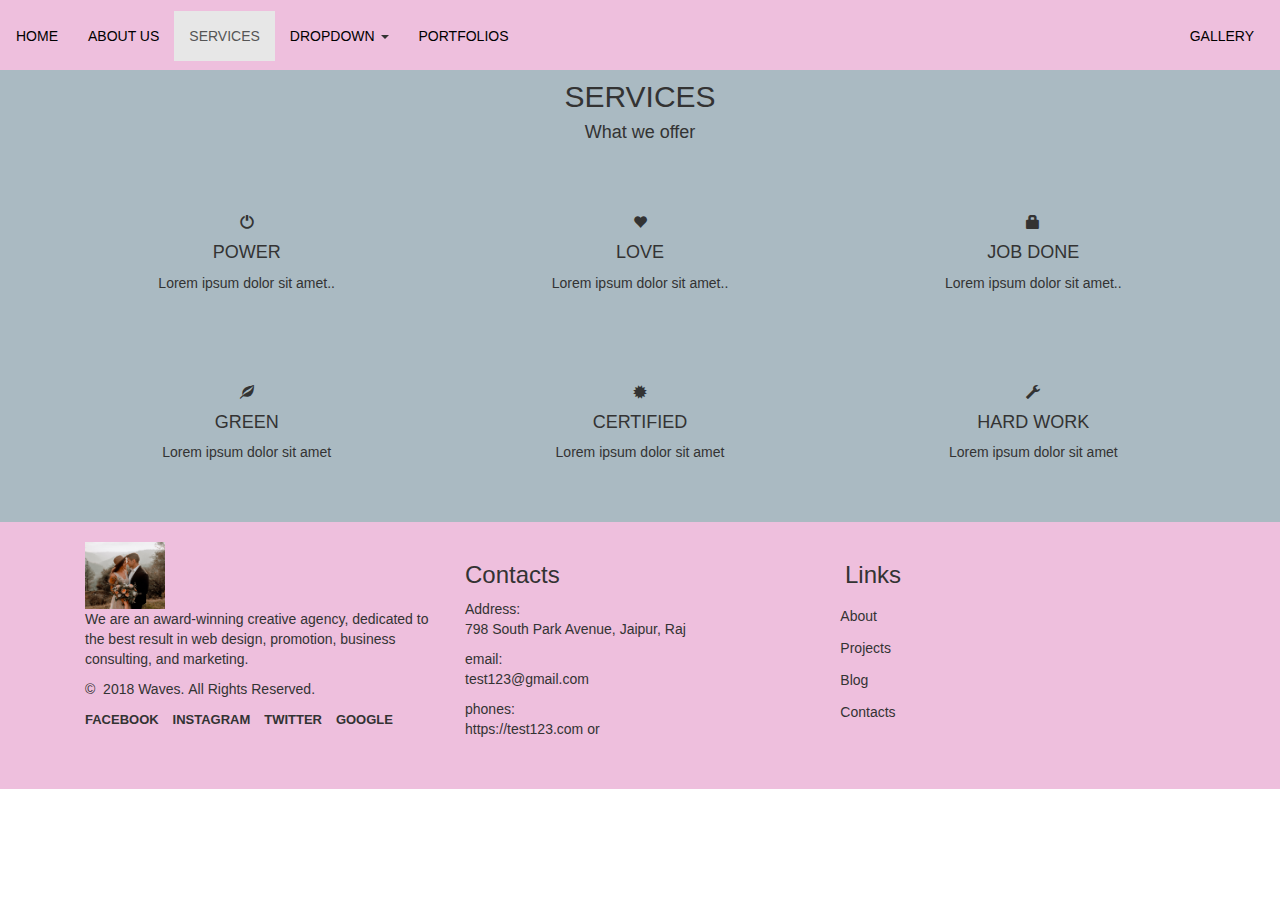
<file: services.html>
<!DOCTYPE HTML>
<html>
<head>
<title> wedding </title>
<meta name="viewport" content="width=device-width, initial-scale=1.0">
<link rel="stylesheet" href="css/style.css">

<link rel="stylesheet" href="https://maxcdn.bootstrapcdn.com/bootstrap/3.3.7/css/bootstrap.min.css">
<link rel="stylesheet" href="css/style.css">
<script src="https://ajax.googleapis.com/ajax/libs/jquery/1.12.4/jquery.min.js"></script>
<script src="https://maxcdn.bootstrapcdn.com/bootstrap/3.3.7/js/bootstrap.min.js"></script>	

</head>
<body>




<nav class="navbar navbar-default navbar-fixed-top ">
  <div class="container-fluidnav">
    <!-- Brand and toggle get grouped for better mobile display -->
   


    <!-- Collect the nav links, forms, and other content for toggling -->
    <div class="collapse navbar-collapse" id="bs-example-navbar-collapse-1">
      <ul class="nav navbar-nav">
	   <li> <a href="index.html"> HOME </a> </li>
        <li><a href="about.html"> ABOUT US</a></li>
        <li class ="active" > <a href="services.html">SERVICES</a></li>
        <li class="dropdown">
          <a href="dropdown.html" class="dropdown-toggle" data-toggle="dropdown" role="button" aria-haspopup="true" aria-expanded="false">DROPDOWN <span class="caret"></span></a>
		  
          <ul class="dropdown-menu">
		  
		  <li><a href="page 1.html">page 1</a></li>
          <li><a href="page 2.html">page 2</a></li>
          <li><a href="page 3.html">page 3</a></li>
            
          </ul>
		  
        </li>
		
		<li><a href="portfolio.html"> PORTFOLIOS </a></li>
      </ul>
     
        <ul class="nav navbar-nav navbar-right">
        <li><a href="gallery.html"> GALLERY </a></li> 
        </ul>
	  
    </div> 
  </div>
</nav>



<div class="container-fluid text-center service animat">
  <h2>SERVICES</h2>
  <h4>What we offer</h4>
  <br>
  <div class="row">
    <div class="col-sm-4 power">
	<div class="hover-box pow">
      <span class="glyphicon glyphicon-off power "></span>
      <h4>POWER</h4>
      <p>Lorem ipsum dolor sit amet..</p>
    </div>
	 </div>
	 
    <div class="col-sm-4">
	<div class="hover-box lov">
      <span class="glyphicon glyphicon-heart"></span>
      <h4>LOVE</h4>
      <p>Lorem ipsum dolor sit amet..</p>
    </div>
	</div>
	
    <div class="col-sm-4">
	<div class="hover-box jobe">
      <span class="glyphicon glyphicon-lock"></span>
      <h4>JOB DONE</h4>
      <p>Lorem ipsum dolor sit amet..</p>
    </div>
	</div>
    </div>
    <br><br>
	
  <div class="row">
    <div class="col-sm-4">
	<div class="hover-box green">
      <span class="glyphicon glyphicon-leaf"></span>
      <h4>GREEN</h4>
      <p>Lorem ipsum dolor sit amet</p>
    </div>
	</div>
	
	
    <div class="col-sm-4">
	<div class="hover-box cert">
      <span class="glyphicon glyphicon-certificate"></span>
      <h4>CERTIFIED</h4>
      <p>Lorem ipsum dolor sit amet</p>
    </div>
	</div>
	
    <div class="col-sm-4">
	<div class="hover-box harw">
      <span class="glyphicon glyphicon-wrench"></span>
      <h4>HARD WORK</h4>
      <p>Lorem ipsum dolor sit amet</p>
    </div>
	</div>
  </div>
</div>


<footer class="section footer-classic context-dark bg-image" style="background: #eebfdd;">
        <div class="container">
          <div class="row row-30 foot">
            <div class="col-md-4 col-xl-5">
              <div class="pr-xl-4"><a class="brand" href="index.html"><img class="brand-logo-light" src="images/img-35.jpg" alt="" width="80" height="67" srcset="images/agency/logo-retina-inverse-280x74.png 2x"></a>
                <p>We are an award-winning creative agency, dedicated to the best result in web design, promotion, business consulting, and marketing.</p>
                <!-- Rights-->
                <p class="rights"><span>©  </span><span class="copyright-year">2018</span><span> </span><span>Waves</span><span>. </span><span>All Rights Reserved.</span></p>
              </div>
			  <div class="col">
			  <a class="social-inner" href="#"><span class="icon mdi mdi-facebook"></span><span>Facebook</span></a>        
			  <a class="social-inner" href="#"><span class="icon mdi mdi-instagram"></span><span>instagram</span></a>
          <a class="social-inner" href="#"><span class="icon mdi mdi-twitter"></span><span>twitter</span></a>
		  <a class="social-inner" href="#"><span class="icon mdi mdi-youtube-play"></span><span>google</span></a>
		  </div>
		   </div>
            <div class="col-md-4">
              <h3>Contacts</h3>
              <div class="contact-list">
                <span>Address:</span>
                <p>798 South Park Avenue, Jaipur, Raj</p>
              </div>
              <div class="contact-list">
                <span>email: </span>
                <p><a href="mailto:#">test123@gmail.com</a></p>
              </div>
              <div class="contact-list">
               <span>phones: </span>
                <p><a href="tel:#">https://test123.com</a> <span>or</span> <a href="tel:#"></a>
                </p>
              </div>
            </div>
            <div class="col-md-4 col-xl-3">
              <h3>Links</h3>
              <ul class="nav-list">
                <li><a href="#">About</a></li>
                <li><a href="#">Projects</a></li>
                <li><a href="#">Blog</a></li>
                <li><a href="#">Contacts</a></li>
                
              </ul>
            </div>
          </div>
        </div>
        <div class="row no-gutters social-container">
          
        </div>
      </footer>








</body>
</html>
</file>
<file: css/style.css>
.navbar-default {
    background-color:#eebfdd;
    border-color: #e7e7e7;
	
}

.navbar-default .navbar-brand {
    color: #000000;
}

.navbar-default .navbar-nav>li>a {
    color: #000000;
}



.navbar-fixed-top {
    top: 0;
    border-width: 0 0 1px;
}


.navbar-right { margin-right:10px;}

@media (min-width: 768px){.carousel-inner { margin-top: 50px;} }

@media (min-width: 768px){
.navbar-fixed-bottom, .navbar-fixed-top {
    border-radius: 0;
}
}

.navbar-fixed-bottom, .navbar-fixed-top {
    position: fixed;
    right: 0;
    left: 0;
    z-index: 1030;
}


@media (min-width: 768px) {
 .navbar { 

    border-radius: 0px; 
 }
 }
 
 .navbar-fixed-top {position:fixed;}
 
.navbar {
	 
   
    min-height: 70px;
    margin-bottom: 0px;
    border: 1px solid transparent;
	padding-top:10px;
}



.bg-grey {
  background-color: #d6cbd3;
  padding-bottom:40px;
}

.jumbotron {
  background-color: #eebfdd;
  color: #fff;
  padding: 100px 25px;
  margin-bottom: 0px;
}

.container-fluid {
  padding: 60px 50px 50px 50px;
}



.logo-small {
  color: #f4511e;
  font-size: 50px;
}

.logo {
  color: #f4511e;
  font-size: 200px;
}

.service{background-color: #eebfdd;}

.thumbnail {
  padding: 0 0 0 0;
  border: none;
  border-radius: 0;
}

.thumbnail img {
  width: 100%;
  height: 100%;
   filter: grayscale(100%);
    margin-top:40px;
}
.thumbnail img:hover {
   filter: grayscale(0);
  
}
.well{font-family:arial; font-size:17px;}

 .row {
  display: flex;
  flex-wrap: wrap;
  padding-top:40px;
   margin-right:0;
  margin-left:0;
}
.foot a, p, span, h3{color:#333;}

.column {
  flex: 25%;
  max-width: 25%;
  padding: 0 4px;
}

.column img {
  margin-top: 8px;
  vertical-align: middle;
  width: 100%;
}

 @media only screen and (max-width: 768px) {    .col-sm-4.hov {
    margin-left: 78px;
}  }

@media only screen and (max-width: 768px) { .container-fluidnav { float:left;} }


@media only screen and (max-width: 768px){
.do{padding-top: 28px;
width:100%!important; }
}

@media only screen and (max-width: 768px) {
  .tra {
   width:100%!important;
  }
}


@media screen and (max-width: 800px) {
  .column {
    flex: 50%;
    max-width: 50%;
  }
}


@media screen and (max-width: 600px) {
  .column {
    flex: 100%;
    max-width: 100%;
  }
}


.bg {
  position: relative;
  width: 100%;
}

.img-responsive {
  display: block;
  width: 100%;
  height: auto;
}

.overlay {
  position: absolute;
  bottom: 0;
  left: 0;
  right: 0;
  background-color: pink;
  overflow: hidden;
  width: 100%;
  height: 0;
  transition: .4s ease;
  opacity:0.4;
}
.col-sm-4.hov{padding:0;}
.hov:hover .overlay {
  height: 100%;
   width: 100%;
}

.text {
  color: #000000;
  font-size: 40px;
  position: absolute;
  top: 50%;
  left: 50%;
  -webkit-transform: translate(-50%, -50%);
  -ms-transform: translate(-50%, -50%);
  transform: translate(-50%, -50%);
  text-align: center;
}


 .tra{
  width: 200px;
  height: 200px;
  transition: width 2s, height 2s, transform 2s;
  margin:0 auto;
   margin-bottom:40px;
}

.tra:hover {
	width: 300px;
  height: 300px;
    transform: rotate(360deg);
}

 .animat{
  width: px;
  height: px;
  background-color: #aabac2;
  animation-name: example;
  animation-duration: 4s;
}

@keyframes example {
  from {background-color: #aabac2;}
  to {background-color:  #d4f78a;}
}

 .space{
  width: ;
  height:;
  background-color: #eeb5d9;
  animation-name: examplea;
  animation-duration: 4s;
}

@keyframes examplea {
  from {background-color:  #eeb5d9;}
  to {background-color: #d4f78a;}
}



.hvn:hover {
  animation: shake 0.5s;
  animation-iteration-count: 1;
}

@keyframes shake {
  0% { transform: translate(1px, 1px) rotate(0deg); }
  10% { transform: translate(-1px, -2px) rotate(-1deg); }
  20% { transform: translate(-3px, 0px) rotate(1deg); }
  30% { transform: translate(3px, 2px) rotate(0deg); }
  40% { transform: translate(1px, -1px) rotate(1deg); }
  50% { transform: translate(-1px, 2px) rotate(-1deg); }
  60% { transform: translate(-3px, 1px) rotate(0deg); }
  70% { transform: translate(3px, 1px) rotate(-1deg); }
  80% { transform: translate(-1px, -1px) rotate(1deg); }
  90% { transform: translate(1px, 2px) rotate(0deg); }
  100% { transform: translate(1px, -2px) rotate(-1deg); }
}


.context-dark, .bg-gray-dark, .bg-primary {
    color: rgba(255, 255, 255, 0.8);
}

.nav-list li {
    padding-top: 5px;
    padding-bottom: 5px;
}

.nav-list li a:hover:before {
    margin-left: 0;
    opacity: 1;
    visibility: visible;
}

ul, ol {
    list-style: none;
    padding: 0;
    margin: 0;
}

.social-inner {
      flex-direction: column;
    align-items: center;
    width: 100%;
    padding: 10px 10px 10px 0px;
    font: 900 13px/1 "Lato", -apple-system, BlinkMacSystemFont, "Segoe UI", Roboto, "Helvetica Neue", Arial, sans-serif;
    text-transform: uppercase;
    color: rgba(255, 255, 255, 0.5);
}
.social-container .col {
    border: 1px solid rgba(255, 255, 255, 0.1);
}
.nav-list li a:before {
    content: "\f14f";
    font: 400 21px/1 "Material Design Icons";
    color:#eebfdd;
    display: inline-block;
    vertical-align: baseline;
    margin-left: -28px;
    margin-right: 7px;
    opacity: 0;
    visibility: hidden;
    transition: .22s ease;
}

.foot{padding-top:20px;}
.pow{width:200px; margin:0 auto;}
.pow:hover{ background:#e699ca;}

.lov{width:200px; margin:0 auto;}
.lov:hover{ background:#e699ca;}


.jobe{width:200px; margin:0 auto;}
.jobe:hover{ background:#e699ca;}

.green{width:200px; margin:0 auto;}
.green:hover{ background:#e699ca; }


.cert{width:200px; margin:0 auto;}
.cert:hover{ background:#e699ca;}


.harw{width:200px; margin:0 auto;}
.harw:hover{ background:#e699ca;}
</file>
